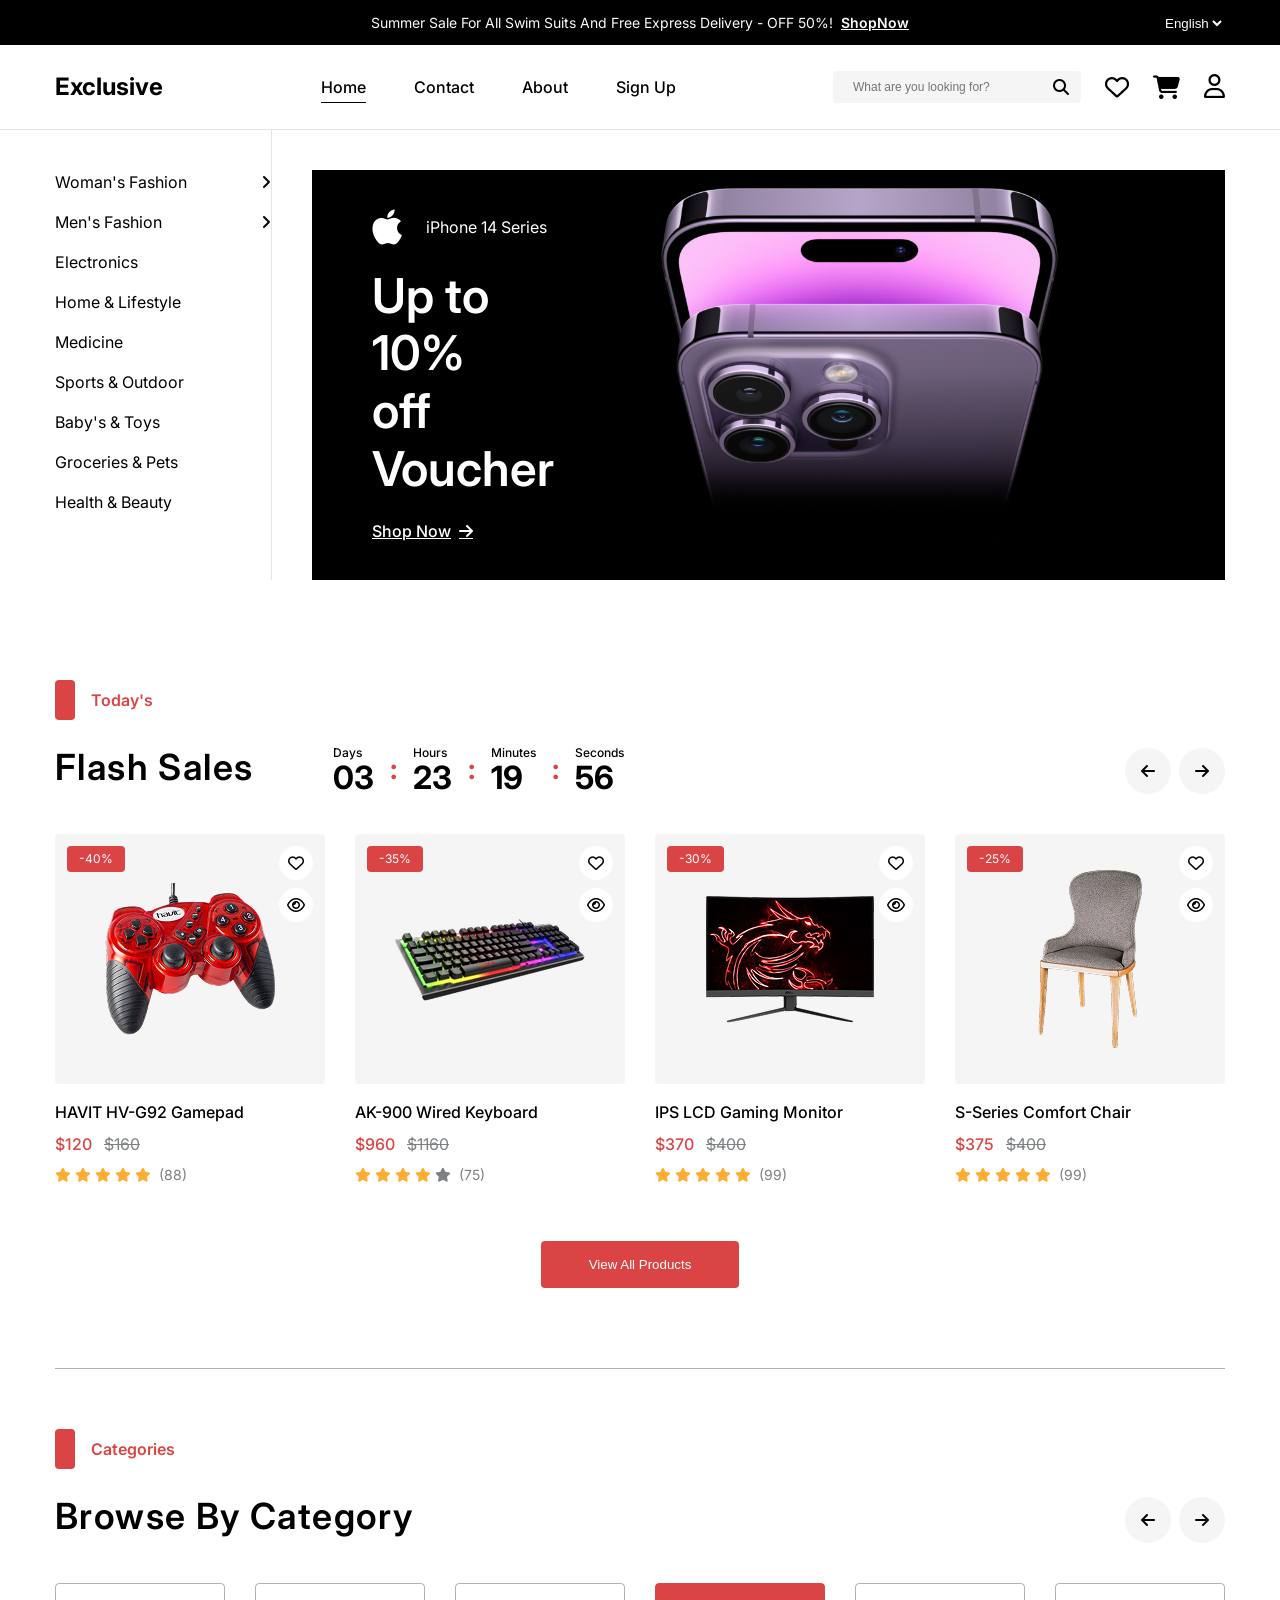
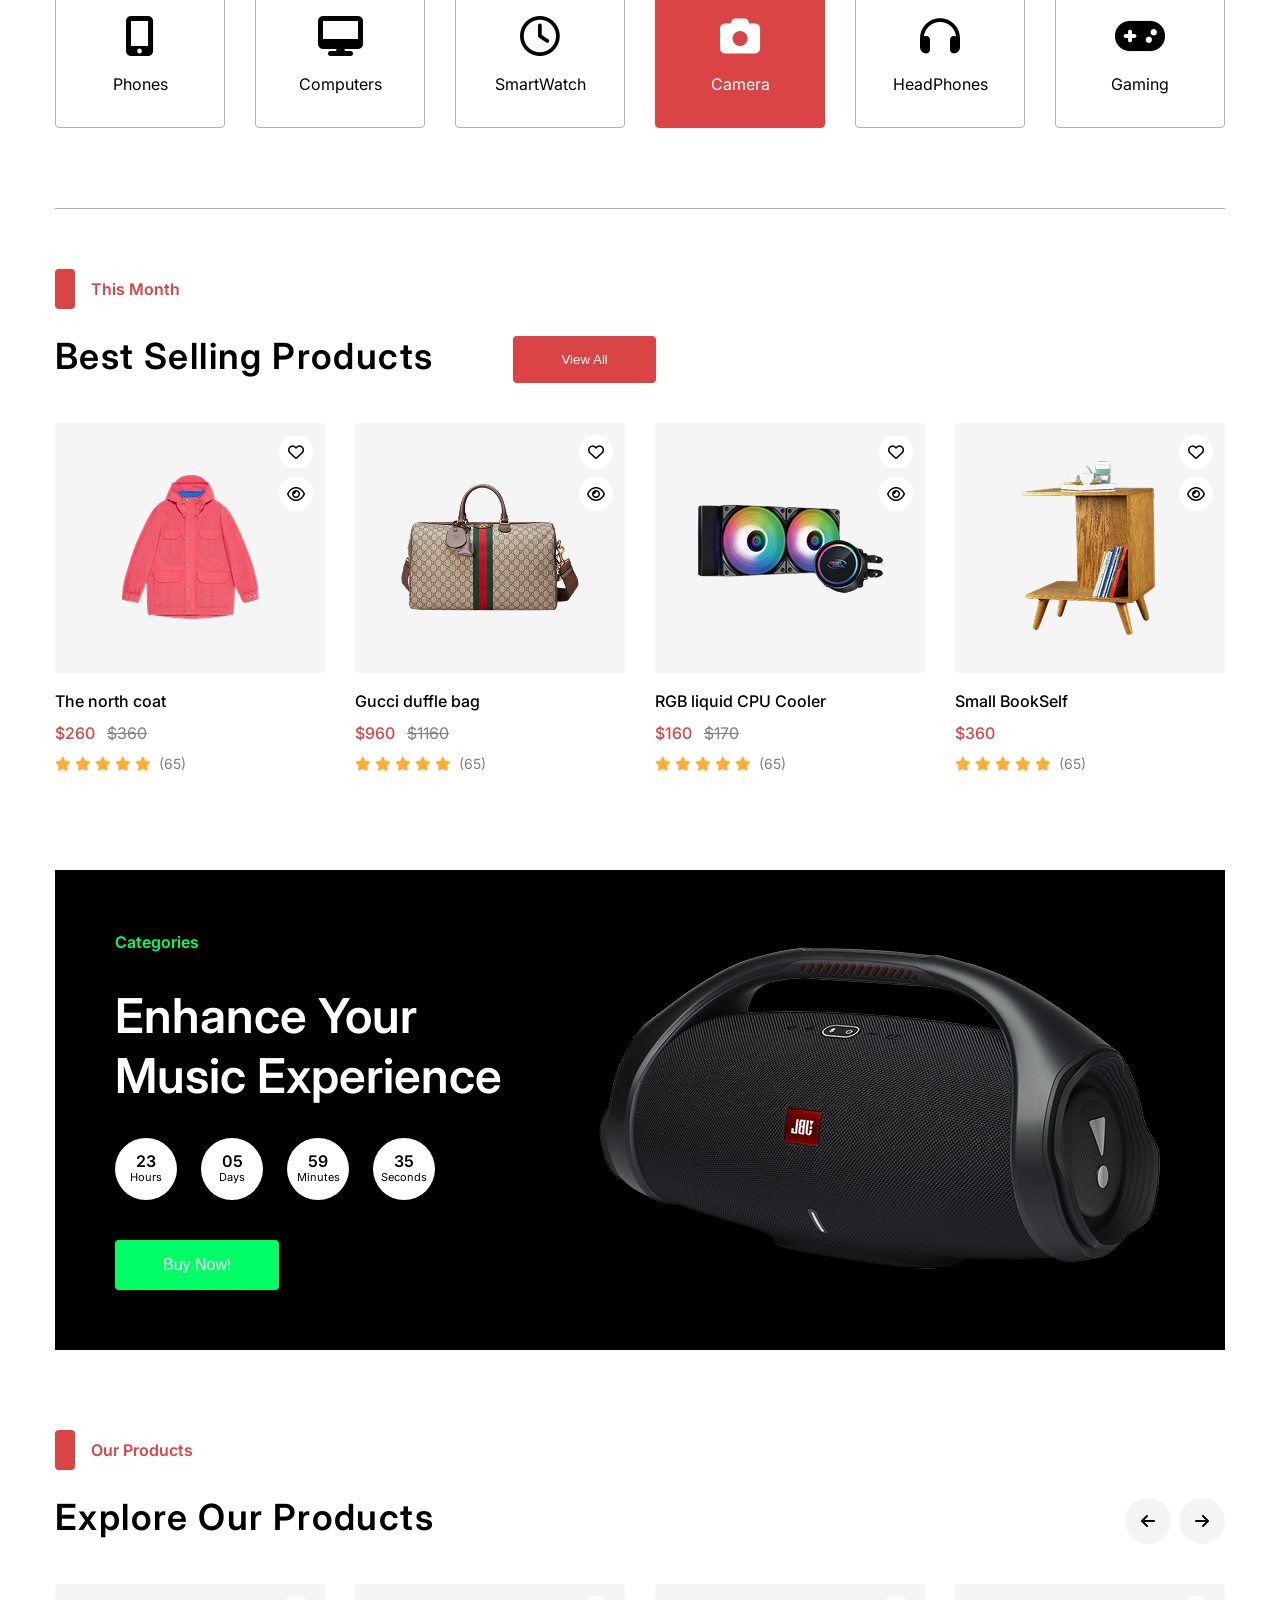
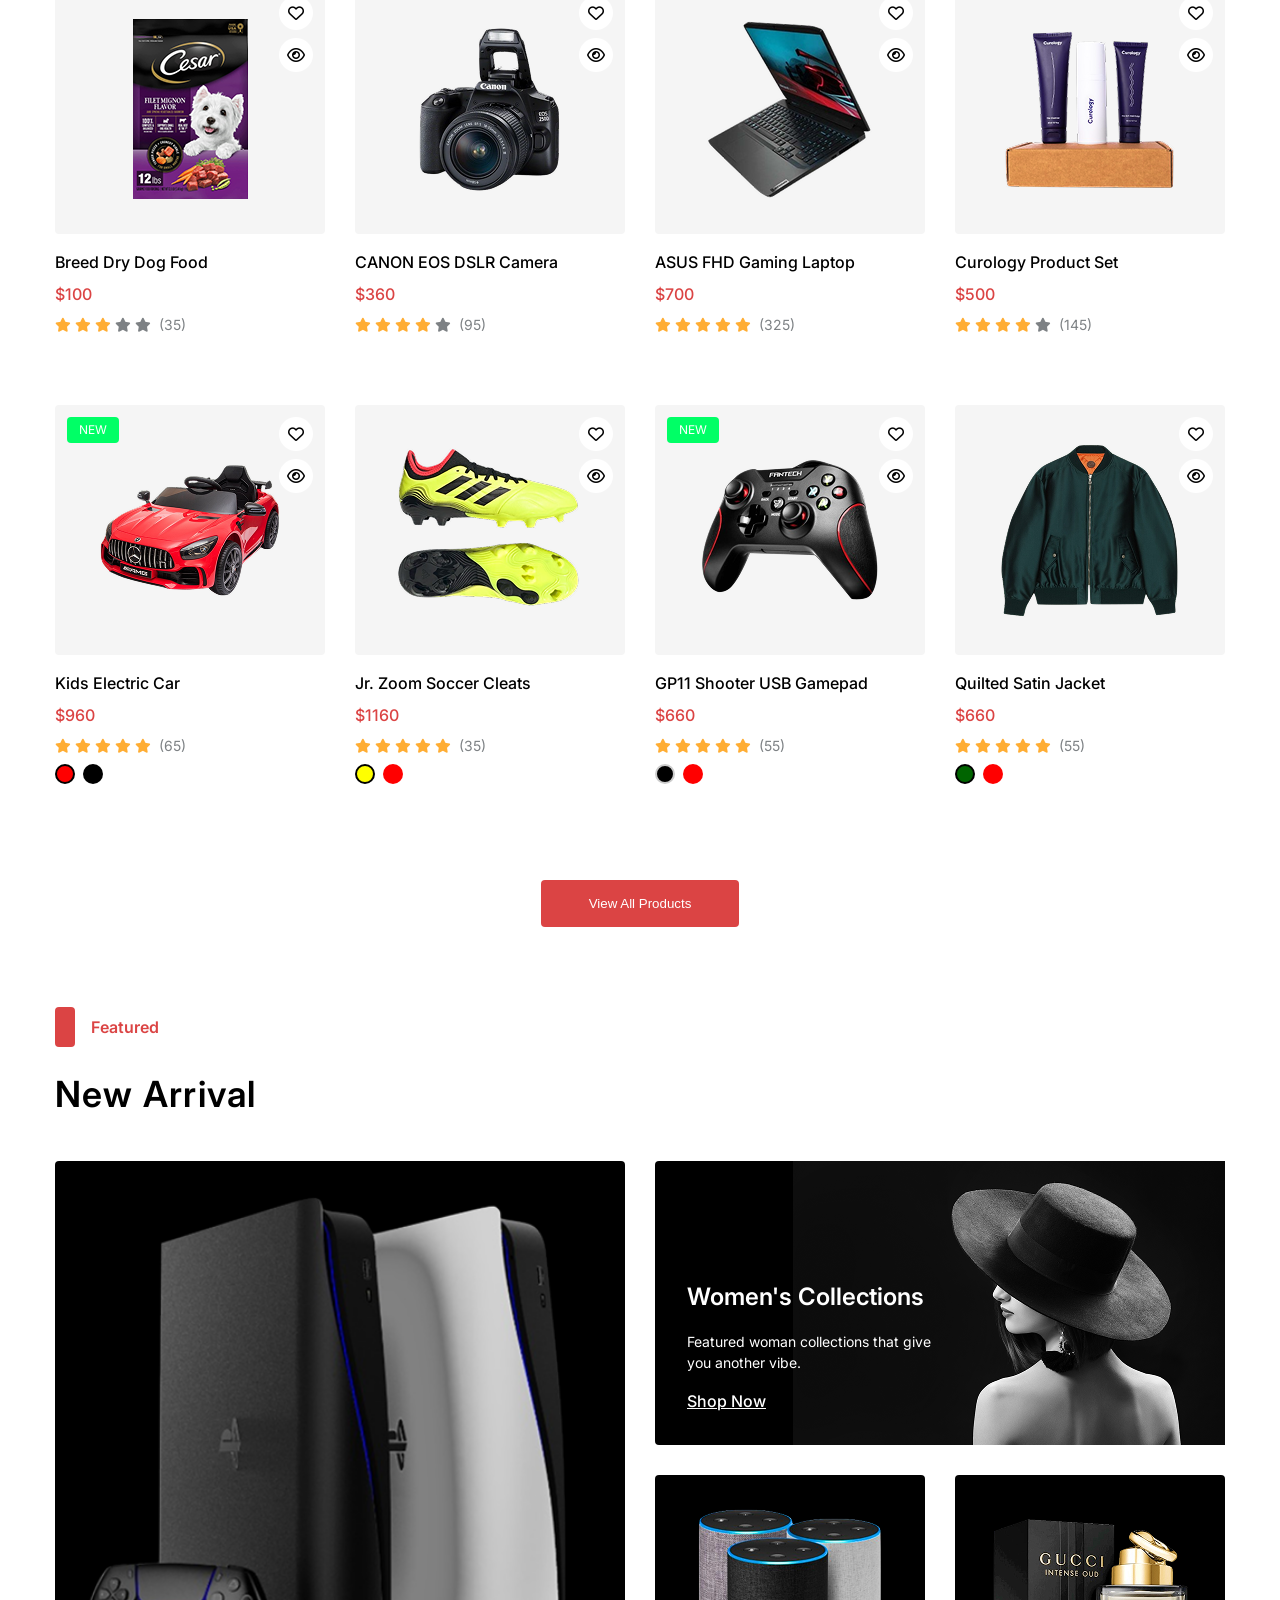
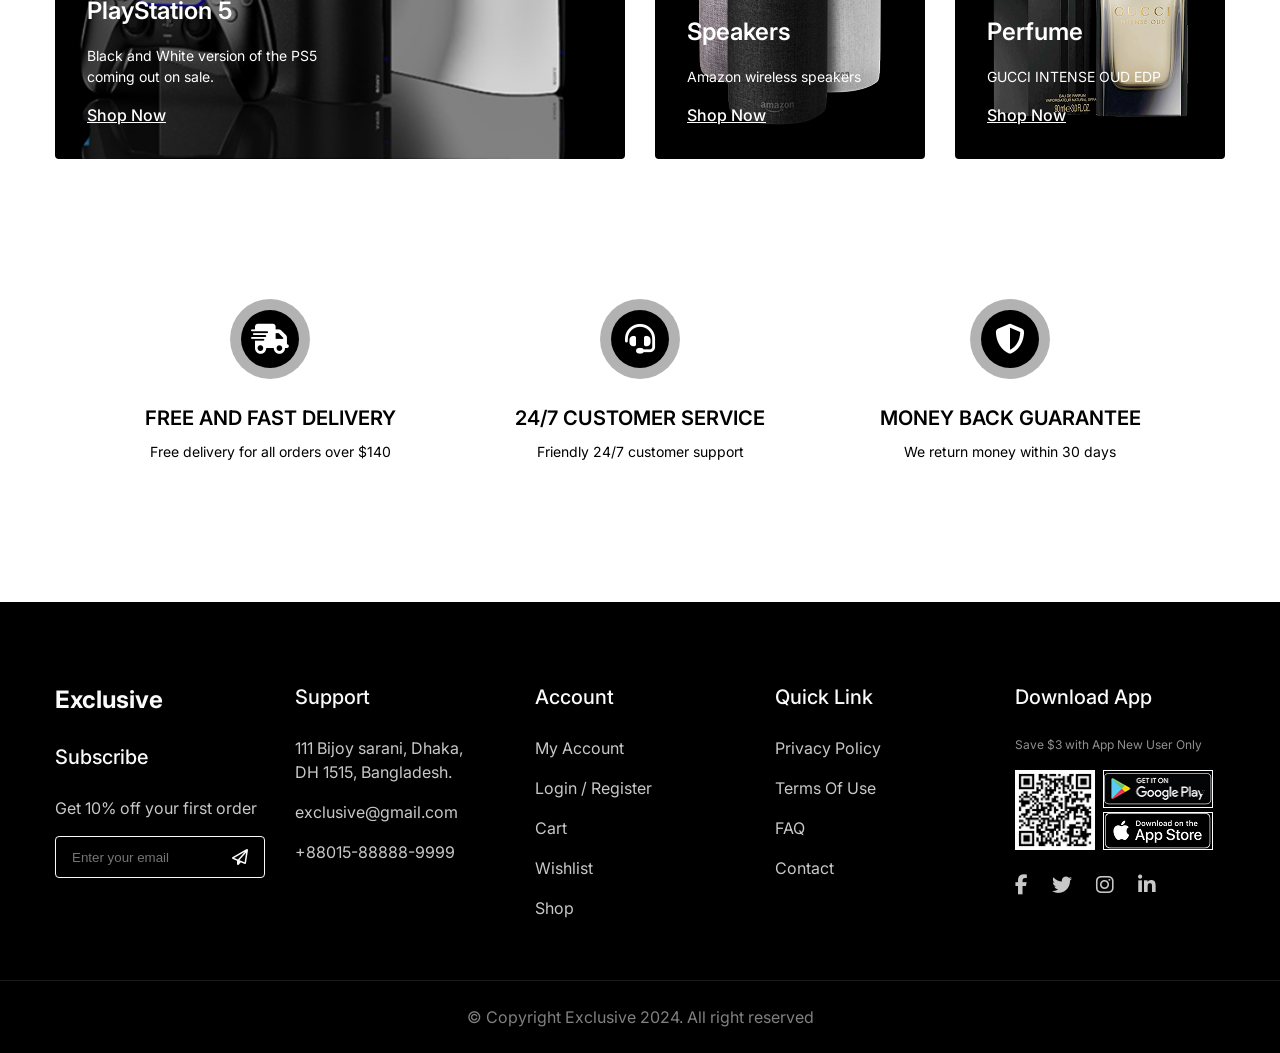
<file: index.html>
<!DOCTYPE html>
<html lang="en">
<head>
    <meta charset="UTF-8">
    <meta name="viewport" content="width=device-width, initial-scale=1.0">
    <title>Exclusive - E-Commerce Homepage</title>
    <meta name="description" content="Exclusive - your one-stop shop for electronics, fashion, and more. Shop now and get free delivery on orders over $140.">
    <meta property="og:title" content="Exclusive - E-Commerce Homepage">
    <meta property="og:description" content="Shop Exclusive for electronics, fashion, home and lifestyle products. Flash sales and free delivery on orders over $140.">
    <link rel="icon" type="image/svg+xml" href="images/favicon.svg">
    <!-- Google Fonts -->
    <!-- Font Awesome -->
    <!-- Custom CSS -->
    <link rel="stylesheet" href="css/style.css">
    <link rel="stylesheet" href="css/home.css">
</head>
<body data-page="home">

    <div id="site-header"></div>

    <main class="container">
        <!-- HERO SECTION -->
        <section class="hero-section" aria-label="Hero section">
            <div class="sidebar">
                <ul>
                    <li><a href="#">Woman's Fashion <i class="fa-solid fa-angle-right" aria-hidden="true"></i></a></li>
                    <li><a href="#">Men's Fashion <i class="fa-solid fa-angle-right" aria-hidden="true"></i></a></li>
                    <li><a href="#">Electronics</a></li>
                    <li><a href="#">Home & Lifestyle</a></li>
                    <li><a href="#">Medicine</a></li>
                    <li><a href="#">Sports & Outdoor</a></li>
                    <li><a href="#">Baby's & Toys</a></li>
                    <li><a href="#">Groceries & Pets</a></li>
                    <li><a href="#">Health & Beauty</a></li>
                </ul>
            </div>
            <div class="hero-banner">
                <div class="hero-banner-content">
                    <div class="apple-logo-text">
                        <i class="fa-brands fa-apple" aria-hidden="true"></i>
                        <span>iPhone 14 Series</span>
                    </div>
                    <h1>Up to 10%<br>off Voucher</h1>
                    <a href="#" class="shop-now-link">Shop Now <i class="fa-solid fa-arrow-right" aria-hidden="true"></i></a>
                </div>
                <div class="hero-banner-image">
                    <img src="images/iphone14.png" alt="iPhone 14">
                </div>
            </div>
        </section>

        <!-- FLASH SALES -->
        <section class="section flash-sales" aria-label="Flash sales">
            <div class="section-header">
                <div class="section-title-wrap">
                    <span class="section-tag">Today's</span>
                    <h2 class="section-title">Flash Sales</h2>
                </div>
                <div class="countdown">
                    <div class="time-box">
                        <span class="label">Days</span>
                        <span class="value">03</span>
                    </div>
                    <span class="colon">:</span>
                    <div class="time-box">
                        <span class="label">Hours</span>
                        <span class="value">23</span>
                    </div>
                    <span class="colon">:</span>
                    <div class="time-box">
                        <span class="label">Minutes</span>
                        <span class="value">19</span>
                    </div>
                    <span class="colon">:</span>
                    <div class="time-box">
                        <span class="label">Seconds</span>
                        <span class="value">56</span>
                    </div>
                </div>
                <div class="arrows">
                    <i class="fa-solid fa-arrow-left arrow-icon" aria-hidden="true"></i>
                    <i class="fa-solid fa-arrow-right arrow-icon" aria-hidden="true"></i>
                </div>
            </div>
            <div class="product-grid">
                <!-- Product 1 -->
                <div class="product-card">
                    <div class="product-image-wrap">
                        <div class="badge discount">-40%</div>
                        <img src="images/havithvg92.png" alt="Gamepad">
                        <div class="action-icons">
                            <i class="fa-regular fa-heart" aria-hidden="true"></i>
                            <i class="fa-regular fa-eye" aria-hidden="true"></i>
                        </div>
                        <button class="add-to-cart-btn">Add To Cart</button>
                    </div>
                    <div class="product-info">
                        <h3 class="product-title">HAVIT HV-G92 Gamepad</h3>
                        <div class="product-price">
                            <span class="price-current">$120</span>
                            <span class="price-old">$160</span>
                        </div>
                        <div class="product-rating" aria-label="Rating: 5 out of 5 stars, 88 reviews">
                            <i class="fa-solid fa-star text-yellow" aria-hidden="true"></i>
                            <i class="fa-solid fa-star text-yellow" aria-hidden="true"></i>
                            <i class="fa-solid fa-star text-yellow" aria-hidden="true"></i>
                            <i class="fa-solid fa-star text-yellow" aria-hidden="true"></i>
                            <i class="fa-solid fa-star text-yellow" aria-hidden="true"></i>
                            <span class="rating-count">(88)</span>
                        </div>
                    </div>
                </div>
                <!-- Product 2 -->
                <div class="product-card">
                    <div class="product-image-wrap">
                        <div class="badge discount">-35%</div>
                        <img src="images/ak-900-01-500x500 1.png" alt="Keyboard">
                        <div class="action-icons">
                            <i class="fa-regular fa-heart" aria-hidden="true"></i>
                            <i class="fa-regular fa-eye" aria-hidden="true"></i>
                        </div>
                        <button class="add-to-cart-btn" aria-label="Add To Cart AK-900 Wired Keyboard">Add To Cart</button>
                    </div>
                    <div class="product-info">
                        <h3 class="product-title">AK-900 Wired Keyboard</h3>
                        <div class="product-price">
                            <span class="price-current">$960</span>
                            <span class="price-old">$1160</span>
                        </div>
                        <div class="product-rating" aria-label="Rating: 4 out of 5 stars, 75 reviews">
                            <i class="fa-solid fa-star text-yellow" aria-hidden="true"></i>
                            <i class="fa-solid fa-star text-yellow" aria-hidden="true"></i>
                            <i class="fa-solid fa-star text-yellow" aria-hidden="true"></i>
                            <i class="fa-solid fa-star text-yellow" aria-hidden="true"></i>
                            <i class="fa-solid fa-star text-gray" aria-hidden="true"></i>
                            <span class="rating-count">(75)</span>
                        </div>
                    </div>
                </div>
                <!-- Product 3 -->
                <div class="product-card">
                    <div class="product-image-wrap">
                        <div class="badge discount">-30%</div>
                        <img src="images/g27cq4-500x500 1.png" alt="Monitor">
                        <div class="action-icons">
                            <i class="fa-regular fa-heart" aria-hidden="true"></i>
                            <i class="fa-regular fa-eye" aria-hidden="true"></i>
                        </div>
                        <button class="add-to-cart-btn">Add To Cart</button>
                    </div>
                    <div class="product-info">
                        <h3 class="product-title">IPS LCD Gaming Monitor</h3>
                        <div class="product-price">
                            <span class="price-current">$370</span>
                            <span class="price-old">$400</span>
                        </div>
                        <div class="product-rating" aria-label="Rating: 5 out of 5 stars, 99 reviews">
                            <i class="fa-solid fa-star text-yellow" aria-hidden="true"></i>
                            <i class="fa-solid fa-star text-yellow" aria-hidden="true"></i>
                            <i class="fa-solid fa-star text-yellow" aria-hidden="true"></i>
                            <i class="fa-solid fa-star text-yellow" aria-hidden="true"></i>
                            <i class="fa-solid fa-star text-yellow" aria-hidden="true"></i>
                            <span class="rating-count">(99)</span>
                        </div>
                    </div>
                </div>
                <!-- Product 4 -->
                <div class="product-card">
                    <div class="product-image-wrap">
                        <div class="badge discount">-25%</div>
                        <img src="images/chair.png" alt="Chair">
                        <div class="action-icons">
                            <i class="fa-regular fa-heart" aria-hidden="true"></i>
                            <i class="fa-regular fa-eye" aria-hidden="true"></i>
                        </div>
                        <button class="add-to-cart-btn">Add To Cart</button>
                    </div>
                    <div class="product-info">
                        <h3 class="product-title">S-Series Comfort Chair</h3>
                        <div class="product-price">
                            <span class="price-current">$375</span>
                            <span class="price-old">$400</span>
                        </div>
                        <div class="product-rating" aria-label="Rating: 5 out of 5 stars, 99 reviews">
                            <i class="fa-solid fa-star text-yellow" aria-hidden="true"></i>
                            <i class="fa-solid fa-star text-yellow" aria-hidden="true"></i>
                            <i class="fa-solid fa-star text-yellow" aria-hidden="true"></i>
                            <i class="fa-solid fa-star text-yellow" aria-hidden="true"></i>
                            <i class="fa-solid fa-star text-yellow" aria-hidden="true"></i>
                            <span class="rating-count">(99)</span>
                        </div>
                    </div>
                </div>
            </div>
            <div class="text-center mt-40">
                <button class="btn-primary">View All Products</button>
            </div>
        </section>

        <hr class="section-divider">

        <!-- CATEGORIES -->
        <section class="section categories" aria-label="Categories">
            <div class="section-header">
                <div class="section-title-wrap">
                    <span class="section-tag">Categories</span>
                    <h2 class="section-title">Browse By Category</h2>
                </div>
                <div class="arrows">
                    <i class="fa-solid fa-arrow-left arrow-icon" aria-hidden="true"></i>
                    <i class="fa-solid fa-arrow-right arrow-icon" aria-hidden="true"></i>
                </div>
            </div>
            <div class="category-grid">
                <div class="category-card">
                    <i class="fa-solid fa-mobile-screen-button" aria-hidden="true"></i>
                    <span>Phones</span>
                </div>
                <div class="category-card">
                    <i class="fa-solid fa-desktop" aria-hidden="true"></i>
                    <span>Computers</span>
                </div>
                <div class="category-card">
                    <i class="fa-regular fa-clock" aria-hidden="true"></i>
                    <span>SmartWatch</span>
                </div>
                <div class="category-card active">
                    <i class="fa-solid fa-camera" aria-hidden="true"></i>
                    <span>Camera</span>
                </div>
                <div class="category-card">
                    <i class="fa-solid fa-headphones" aria-hidden="true"></i>
                    <span>HeadPhones</span>
                </div>
                <div class="category-card">
                    <i class="fa-solid fa-gamepad" aria-hidden="true"></i>
                    <span>Gaming</span>
                </div>
            </div>
        </section>

        <hr class="section-divider">

        <!-- BEST SELLING -->
        <section class="section best-selling" aria-label="Best selling products">
            <div class="section-header">
                <div class="section-title-wrap">
                    <span class="section-tag">This Month</span>
                    <h2 class="section-title">Best Selling Products</h2>
                </div>
                <div>
                    <button class="btn-primary">View All</button>
                </div>
            </div>
            <div class="product-grid">
                <!-- Product 1 -->
                <div class="product-card">
                    <div class="product-image-wrap">
                        <img src="images/thenorthcoat.png" alt="Coat" loading="lazy">
                        <div class="action-icons">
                            <i class="fa-regular fa-heart" aria-hidden="true"></i>
                            <i class="fa-regular fa-eye" aria-hidden="true"></i>
                        </div>
                        <button class="add-to-cart-btn">Add To Cart</button>
                    </div>
                    <div class="product-info">
                        <h3 class="product-title">The north coat</h3>
                        <div class="product-price">
                            <span class="price-current">$260</span>
                            <span class="price-old">$360</span>
                        </div>
                        <div class="product-rating" aria-label="Rating: 5 out of 5 stars, 65 reviews">
                            <i class="fa-solid fa-star text-yellow" aria-hidden="true"></i>
                            <i class="fa-solid fa-star text-yellow" aria-hidden="true"></i>
                            <i class="fa-solid fa-star text-yellow" aria-hidden="true"></i>
                            <i class="fa-solid fa-star text-yellow" aria-hidden="true"></i>
                            <i class="fa-solid fa-star text-yellow" aria-hidden="true"></i>
                            <span class="rating-count">(65)</span>
                        </div>
                    </div>
                </div>
                <!-- Product 2 -->
                <div class="product-card">
                    <div class="product-image-wrap">
                        <img src="images/547953_9C2ST_8746_001_082_0000_Light-Gucci-Savoy-medium-duffle-bag 1.png" alt="Bag" loading="lazy">
                        <div class="action-icons">
                            <i class="fa-regular fa-heart" aria-hidden="true"></i>
                            <i class="fa-regular fa-eye" aria-hidden="true"></i>
                        </div>
                        <button class="add-to-cart-btn">Add To Cart</button>
                    </div>
                    <div class="product-info">
                        <h3 class="product-title">Gucci duffle bag</h3>
                        <div class="product-price">
                            <span class="price-current">$960</span>
                            <span class="price-old">$1160</span>
                        </div>
                        <div class="product-rating" aria-label="Rating: 5 out of 5 stars, 65 reviews">
                            <i class="fa-solid fa-star text-yellow" aria-hidden="true"></i>
                            <i class="fa-solid fa-star text-yellow" aria-hidden="true"></i>
                            <i class="fa-solid fa-star text-yellow" aria-hidden="true"></i>
                            <i class="fa-solid fa-star text-yellow" aria-hidden="true"></i>
                            <i class="fa-solid fa-star text-half-stroke text-yellow" aria-hidden="true"></i>
                            <span class="rating-count">(65)</span>
                        </div>
                    </div>
                </div>
                <!-- Product 3 -->
                <div class="product-card">
                    <div class="product-image-wrap">
                        <img src="images/rgbliquid.png" alt="Cooler" loading="lazy">
                        <div class="action-icons">
                            <i class="fa-regular fa-heart" aria-hidden="true"></i>
                            <i class="fa-regular fa-eye" aria-hidden="true"></i>
                        </div>
                        <button class="add-to-cart-btn">Add To Cart</button>
                    </div>
                    <div class="product-info">
                        <h3 class="product-title">RGB liquid CPU Cooler</h3>
                        <div class="product-price">
                            <span class="price-current">$160</span>
                            <span class="price-old">$170</span>
                        </div>
                        <div class="product-rating" aria-label="Rating: 5 out of 5 stars, 65 reviews">
                            <i class="fa-solid fa-star text-yellow" aria-hidden="true"></i>
                            <i class="fa-solid fa-star text-yellow" aria-hidden="true"></i>
                            <i class="fa-solid fa-star text-yellow" aria-hidden="true"></i>
                            <i class="fa-solid fa-star text-yellow" aria-hidden="true"></i>
                            <i class="fa-solid fa-star text-half-stroke text-yellow" aria-hidden="true"></i>
                            <span class="rating-count">(65)</span>
                        </div>
                    </div>
                </div>
                <!-- Product 4 -->
                <div class="product-card">
                    <div class="product-image-wrap">
                        <img src="images/smallbookshell.png" alt="BookShelf" loading="lazy">
                        <div class="action-icons">
                            <i class="fa-regular fa-heart" aria-hidden="true"></i>
                            <i class="fa-regular fa-eye" aria-hidden="true"></i>
                        </div>
                        <button class="add-to-cart-btn">Add To Cart</button>
                    </div>
                    <div class="product-info">
                        <h3 class="product-title">Small BookSelf</h3>
                        <div class="product-price">
                            <span class="price-current">$360</span>
                        </div>
                        <div class="product-rating" aria-label="Rating: 5 out of 5 stars, 65 reviews">
                            <i class="fa-solid fa-star text-yellow" aria-hidden="true"></i>
                            <i class="fa-solid fa-star text-yellow" aria-hidden="true"></i>
                            <i class="fa-solid fa-star text-yellow" aria-hidden="true"></i>
                            <i class="fa-solid fa-star text-yellow" aria-hidden="true"></i>
                            <i class="fa-solid fa-star text-yellow" aria-hidden="true"></i>
                            <span class="rating-count">(65)</span>
                        </div>
                    </div>
                </div>
            </div>
        </section>

        <!-- BANNER -->
        <section class="music-banner" aria-label="Music experience banner">
            <div class="music-banner-content">
                <span class="music-category">Categories</span>
                <h2>Enhance Your<br>Music Experience</h2>
                <div class="music-timer">
                    <div class="circle-time"><span>23</span>Hours</div>
                    <div class="circle-time"><span>05</span>Days</div>
                    <div class="circle-time"><span>59</span>Minutes</div>
                    <div class="circle-time"><span>35</span>Seconds</div>
                </div>
                <button class="btn-buy-now">Buy Now!</button>
            </div>
            <div class="music-banner-image">
                <img src="images/JBL_BOOMBOX_2_HERO_020_x1 (1) 1.png" alt="Speaker" loading="lazy">
            </div>
        </section>

        <!-- EXPLORE OUR PRODUCTS -->
        <section class="section explore-products" aria-label="Explore our products">
            <div class="section-header">
                <div class="section-title-wrap">
                    <span class="section-tag">Our Products</span>
                    <h2 class="section-title">Explore Our Products</h2>
                </div>
                <div class="arrows">
                    <i class="fa-solid fa-arrow-left arrow-icon" aria-hidden="true"></i>
                    <i class="fa-solid fa-arrow-right arrow-icon" aria-hidden="true"></i>
                </div>
            </div>
            <div class="product-grid explore-grid">
                <!-- Product 1 -->
                <div class="product-card">
                    <div class="product-image-wrap">
                        <img src="images/breeddrydogfood.png" alt="Dog Food" loading="lazy">
                        <div class="action-icons">
                            <i class="fa-regular fa-heart" aria-hidden="true"></i>
                            <i class="fa-regular fa-eye" aria-hidden="true"></i>
                        </div>
                        <button class="add-to-cart-btn">Add To Cart</button>
                    </div>
                    <div class="product-info">
                        <h3 class="product-title">Breed Dry Dog Food</h3>
                        <div class="product-price">
                            <span class="price-current">$100</span>
                        </div>
                        <div class="product-rating" aria-label="Rating: 3 out of 5 stars, 35 reviews">
                            <i class="fa-solid fa-star text-yellow" aria-hidden="true"></i>
                            <i class="fa-solid fa-star text-yellow" aria-hidden="true"></i>
                            <i class="fa-solid fa-star text-yellow" aria-hidden="true"></i>
                            <i class="fa-solid fa-star text-gray" aria-hidden="true"></i>
                            <i class="fa-solid fa-star text-gray" aria-hidden="true"></i>
                            <span class="rating-count">(35)</span>
                        </div>
                    </div>
                </div>
                <!-- Product 2 -->
                <div class="product-card">
                    <div class="product-image-wrap">
                        <img src="images/canoneos.png" alt="DSLR" loading="lazy">
                        <div class="action-icons">
                            <i class="fa-regular fa-heart" aria-hidden="true"></i>
                            <i class="fa-regular fa-eye" aria-hidden="true"></i>
                        </div>
                        <button class="add-to-cart-btn" aria-label="Add To Cart CANON EOS DSLR Camera">Add To Cart</button>
                    </div>
                    <div class="product-info">
                        <h3 class="product-title">CANON EOS DSLR Camera</h3>
                        <div class="product-price">
                            <span class="price-current">$360</span>
                        </div>
                        <div class="product-rating" aria-label="Rating: 4 out of 5 stars, 95 reviews">
                            <i class="fa-solid fa-star text-yellow" aria-hidden="true"></i>
                            <i class="fa-solid fa-star text-yellow" aria-hidden="true"></i>
                            <i class="fa-solid fa-star text-yellow" aria-hidden="true"></i>
                            <i class="fa-solid fa-star text-yellow" aria-hidden="true"></i>
                            <i class="fa-solid fa-star text-gray" aria-hidden="true"></i>
                            <span class="rating-count">(95)</span>
                        </div>
                    </div>
                </div>
                <!-- Product 3 -->
                <div class="product-card">
                    <div class="product-image-wrap">
                        <img src="images/ideapad-gaming-3i-01-500x500 1.png" alt="Laptop" loading="lazy">
                        <div class="action-icons">
                            <i class="fa-regular fa-heart" aria-hidden="true"></i>
                            <i class="fa-regular fa-eye" aria-hidden="true"></i>
                        </div>
                        <button class="add-to-cart-btn">Add To Cart</button>
                    </div>
                    <div class="product-info">
                        <h3 class="product-title">ASUS FHD Gaming Laptop</h3>
                        <div class="product-price">
                            <span class="price-current">$700</span>
                        </div>
                        <div class="product-rating" aria-label="Rating: 5 out of 5 stars, 325 reviews">
                            <i class="fa-solid fa-star text-yellow" aria-hidden="true"></i>
                            <i class="fa-solid fa-star text-yellow" aria-hidden="true"></i>
                            <i class="fa-solid fa-star text-yellow" aria-hidden="true"></i>
                            <i class="fa-solid fa-star text-yellow" aria-hidden="true"></i>
                            <i class="fa-solid fa-star text-yellow" aria-hidden="true"></i>
                            <span class="rating-count">(325)</span>
                        </div>
                    </div>
                </div>
                <!-- Product 4 -->
                <div class="product-card">
                    <div class="product-image-wrap">
                        <img src="images/curology.png" alt="Curology" loading="lazy">
                        <div class="action-icons">
                            <i class="fa-regular fa-heart" aria-hidden="true"></i>
                            <i class="fa-regular fa-eye" aria-hidden="true"></i>
                        </div>
                        <button class="add-to-cart-btn">Add To Cart</button>
                    </div>
                    <div class="product-info">
                        <h3 class="product-title">Curology Product Set</h3>
                        <div class="product-price">
                            <span class="price-current">$500</span>
                        </div>
                        <div class="product-rating" aria-label="Rating: 4 out of 5 stars, 145 reviews">
                            <i class="fa-solid fa-star text-yellow" aria-hidden="true"></i>
                            <i class="fa-solid fa-star text-yellow" aria-hidden="true"></i>
                            <i class="fa-solid fa-star text-yellow" aria-hidden="true"></i>
                            <i class="fa-solid fa-star text-yellow" aria-hidden="true"></i>
                            <i class="fa-solid fa-star text-gray" aria-hidden="true"></i>
                            <span class="rating-count">(145)</span>
                        </div>
                    </div>
                </div>
                <!-- Product 5 -->
                <div class="product-card">
                    <div class="product-image-wrap">
                        <div class="badge new-badge">NEW</div>
                        <img src="images/New-Mercedes-Benz-Gtr-Licensed-Ride-on-Car-Kids-Electric-Toy-Car 1.png" alt="Car" loading="lazy">
                        <div class="action-icons">
                            <i class="fa-regular fa-heart" aria-hidden="true"></i>
                            <i class="fa-regular fa-eye" aria-hidden="true"></i>
                        </div>
                        <button class="add-to-cart-btn">Add To Cart</button>
                    </div>
                    <div class="product-info">
                        <h3 class="product-title">Kids Electric Car</h3>
                        <div class="product-price">
                            <span class="price-current">$960</span>
                        </div>
                        <div class="product-rating" aria-label="Rating: 5 out of 5 stars, 65 reviews">
                            <i class="fa-solid fa-star text-yellow" aria-hidden="true"></i>
                            <i class="fa-solid fa-star text-yellow" aria-hidden="true"></i>
                            <i class="fa-solid fa-star text-yellow" aria-hidden="true"></i>
                            <i class="fa-solid fa-star text-yellow" aria-hidden="true"></i>
                            <i class="fa-solid fa-star text-yellow" aria-hidden="true"></i>
                            <span class="rating-count">(65)</span>
                        </div>
                        <div class="color-options">
                            <span class="color-circle" style="background: red; border: 2px solid black;"></span>
                            <span class="color-circle" style="background: black;"></span>
                        </div>
                    </div>
                </div>
                <!-- Product 6 -->
                <div class="product-card">
                    <div class="product-image-wrap">
                        <img src="images/jrzoomsoccer.png" alt="Cleats" loading="lazy">
                        <div class="action-icons">
                            <i class="fa-regular fa-heart" aria-hidden="true"></i>
                            <i class="fa-regular fa-eye" aria-hidden="true"></i>
                        </div>
                        <button class="add-to-cart-btn">Add To Cart</button>
                    </div>
                    <div class="product-info">
                        <h3 class="product-title">Jr. Zoom Soccer Cleats</h3>
                        <div class="product-price">
                            <span class="price-current">$1160</span>
                        </div>
                        <div class="product-rating" aria-label="Rating: 5 out of 5 stars, 35 reviews">
                            <i class="fa-solid fa-star text-yellow" aria-hidden="true"></i>
                            <i class="fa-solid fa-star text-yellow" aria-hidden="true"></i>
                            <i class="fa-solid fa-star text-yellow" aria-hidden="true"></i>
                            <i class="fa-solid fa-star text-yellow" aria-hidden="true"></i>
                            <i class="fa-solid fa-star text-yellow" aria-hidden="true"></i>
                            <span class="rating-count">(35)</span>
                        </div>
                        <div class="color-options">
                            <span class="color-circle" style="background: yellow; border: 2px solid black;"></span>
                            <span class="color-circle" style="background: red;"></span>
                        </div>
                    </div>
                </div>
                <!-- Product 7 -->
                <div class="product-card">
                    
                    <div class="product-image-wrap">
                        <div class="badge new-badge">NEW</div>
                        <img src="images/GP11_PRD3 1.png" alt="Gamepad" loading="lazy">
                        <div class="action-icons">
                            <i class="fa-regular fa-heart" aria-hidden="true"></i>
                            <i class="fa-regular fa-eye" aria-hidden="true"></i>
                        </div>
                        <button class="add-to-cart-btn">Add To Cart</button>
                    </div>
                    <div class="product-info">
                        <h3 class="product-title">GP11 Shooter USB Gamepad</h3>
                        <div class="product-price">
                            <span class="price-current">$660</span>
                        </div>
                        <div class="product-rating" aria-label="Rating: 5 out of 5 stars, 55 reviews">
                            <i class="fa-solid fa-star text-yellow" aria-hidden="true"></i>
                            <i class="fa-solid fa-star text-yellow" aria-hidden="true"></i>
                            <i class="fa-solid fa-star text-yellow" aria-hidden="true"></i>
                            <i class="fa-solid fa-star text-yellow" aria-hidden="true"></i>
                            <i class="fa-solid fa-star text-yellow" aria-hidden="true"></i>
                            <span class="rating-count">(55)</span>
                        </div>
                        <div class="color-options">
                            <span class="color-circle" style="background: black; border: 2px solid #ccc;"></span>
                            <span class="color-circle" style="background: red;"></span>
                        </div>
                    </div>
                    
                </div>
                <!-- Product 8 -->
                <div class="product-card">
                    <div class="product-image-wrap">
                        <img src="images/quittedsatinjacket.png" alt="Jacket" loading="lazy">
                        <div class="action-icons">
                            <i class="fa-regular fa-heart" aria-hidden="true"></i>
                            <i class="fa-regular fa-eye" aria-hidden="true"></i>
                        </div>
                        <button class="add-to-cart-btn">Add To Cart</button>
                    </div>
                    <div class="product-info">
                        <h3 class="product-title">Quilted Satin Jacket</h3>
                        <div class="product-price">
                            <span class="price-current">$660</span>
                        </div>
                        <div class="product-rating" aria-label="Rating: 5 out of 5 stars, 55 reviews">
                            <i class="fa-solid fa-star text-yellow" aria-hidden="true"></i>
                            <i class="fa-solid fa-star text-yellow" aria-hidden="true"></i>
                            <i class="fa-solid fa-star text-yellow" aria-hidden="true"></i>
                            <i class="fa-solid fa-star text-yellow" aria-hidden="true"></i>
                            <i class="fa-solid fa-star text-yellow" aria-hidden="true"></i>
                            <span class="rating-count">(55)</span>
                        </div>
                        <div class="color-options">
                            <span class="color-circle" style="background: darkgreen; border: 2px solid black;"></span>
                            <span class="color-circle" style="background: red;"></span>
                        </div>
                    </div>
                </div>
            </div>
            <div class="text-center mt-40">
                <button class="btn-primary">View All Products</button>
            </div>
        </section>

        <!-- NEW ARRIVAL -->
        <section class="section new-arrival" aria-label="New arrivals">
            <div class="section-header">
                <div class="section-title-wrap">
                    <span class="section-tag">Featured</span>
                    <h2 class="section-title">New Arrival</h2>
                </div>
            </div>
            <div class="new-arrival-grid">
                <div class="na-large">
                    <img src="images/playstation5.png" alt="PS5" loading="lazy">
                    <div class="na-content">
                        <h3>PlayStation 5</h3>
                        <p>Black and White version of the PS5 coming out on sale.</p>
                        <a href="#">Shop Now</a>
                    </div>
                </div>
                <div class="na-small-container">
                    <div class="na-wide">
                        <img src="images/attractive-woman-wearing-hat-posing-black-background 1.png" alt="Women's Collections" loading="lazy">
                        <div class="na-content">
                            <h3>Women's Collections</h3>
                            <p>Featured woman collections that give you another vibe.</p>
                            <a href="#">Shop Now</a>
                        </div>
                    </div>
                    <div class="na-split">
                        <div class="na-box">
                            <img src="images/69-694768_amazon-echo-png-clipart-transparent-amazon-echo-png 1.png" alt="Speakers" loading="lazy">
                            <div class="na-content">
                                <h3>Speakers</h3>
                                <p>Amazon wireless speakers</p>
                                <a href="#">Shop Now</a>
                            </div>
                        </div>
                        <div class="na-box">
                            <img src="images/652e82cd70aa6522dd785109a455904c.png" alt="Perfume" loading="lazy">
                            <div class="na-content">
                                <h3>Perfume</h3>
                                <p>GUCCI INTENSE OUD EDP</p>
                                <a href="#">Shop Now</a>
                            </div>
                        </div>
                    </div>
                </div>
            </div>
        </section>

        <!-- FEATURES -->
        <section class="features-section">
            <div class="feature-item">
                <div class="feature-icon-outer">
                    <div class="feature-icon-inner"><i class="fa-solid fa-truck-fast" aria-hidden="true"></i></div>
                </div>
                <h3>FREE AND FAST DELIVERY</h3>
                <p>Free delivery for all orders over $140</p>
            </div>
            <div class="feature-item">
                <div class="feature-icon-outer">
                    <div class="feature-icon-inner"><i class="fa-solid fa-headset" aria-hidden="true"></i></div>
                </div>
                <h3>24/7 CUSTOMER SERVICE</h3>
                <p>Friendly 24/7 customer support</p>
            </div>
            <div class="feature-item">
                <div class="feature-icon-outer">
                    <div class="feature-icon-inner"><i class="fa-solid fa-shield-halved" aria-hidden="true"></i></div>
                </div>
                <h3>MONEY BACK GUARANTEE</h3>
                <p>We return money within 30 days</p>
            </div>
        </section>
    </main>

    <div id="site-footer"></div>
    <script src="assets/global.js"></script>
</body>
</html>
</file>
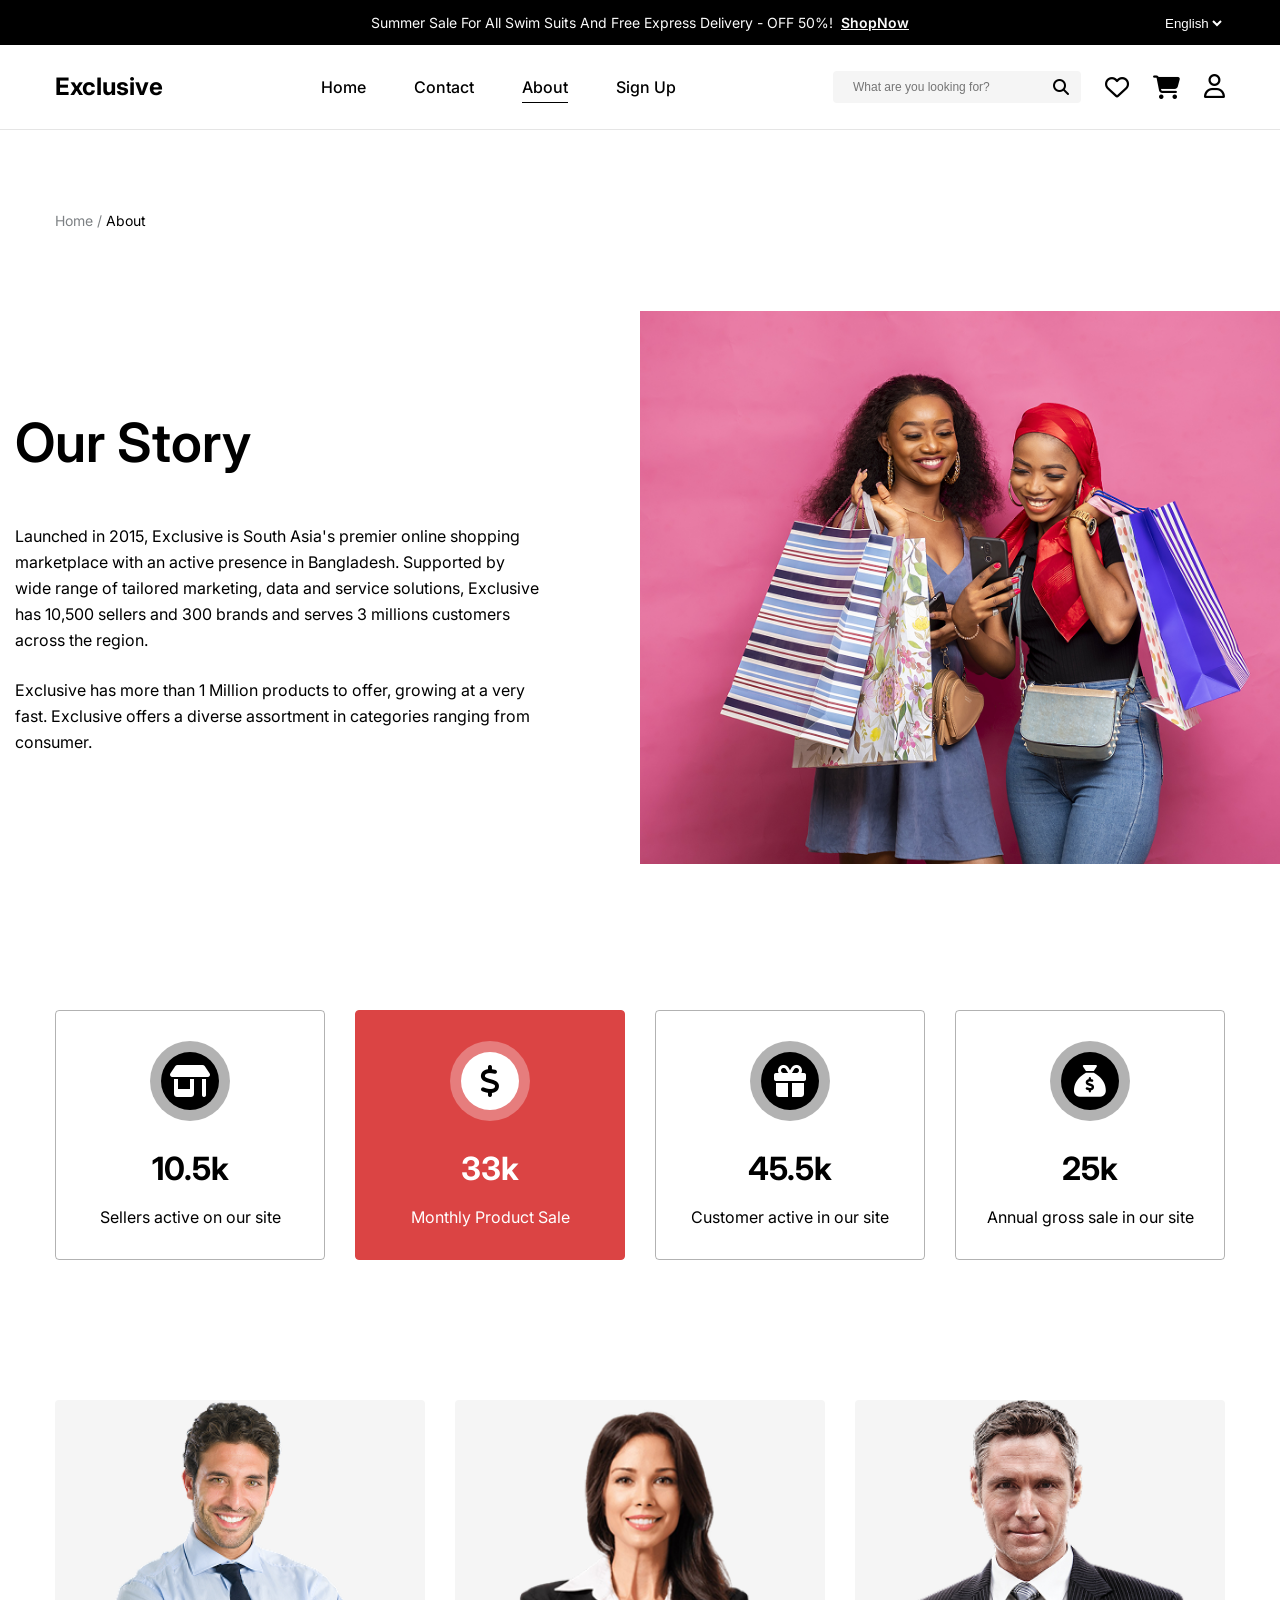
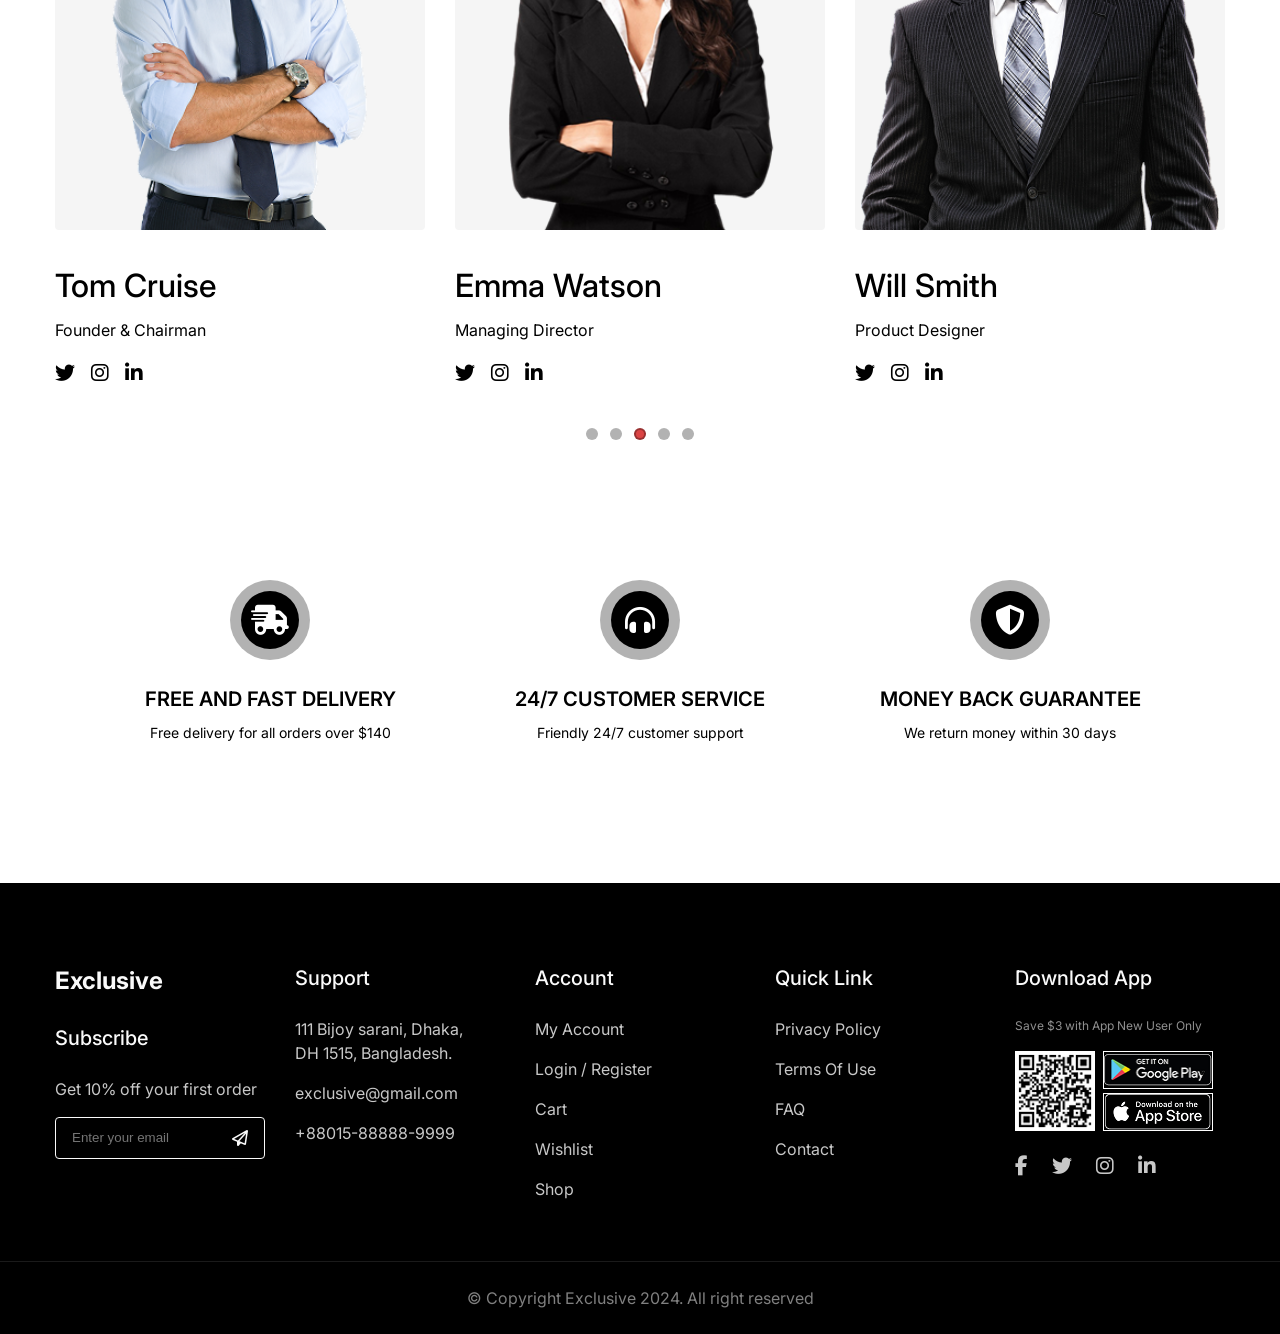
<file: pages/about.html>
﻿<!DOCTYPE html>
<html lang="en">
<head>
    <meta charset="UTF-8">
    <meta name="viewport" content="width=device-width, initial-scale=1.0">
    <title>About - Exclusive</title>
    <meta name="description" content="Learn about Exclusive, South Asia's premier online shopping marketplace with an active presence in Bangladesh.">
    <meta property="og:title" content="About - Exclusive">
    <meta property="og:description" content="Learn about Exclusive, South Asia's premier online shopping marketplace.">
    <link rel="icon" type="image/svg+xml" href="../images/favicon.svg">
    <link rel="stylesheet" href="../css/style.css">
    <link rel="stylesheet" href="../css/about.css">
</head>
<body data-page="about">
    <div id="site-header"></div>

    <main class="mt-80 mb-140">
        <div class="container">
            <div class="breadcrumb">
                <a href="../index.html">Home</a> / <span>About</span>
            </div>
        </div>

        <!-- OUR STORY -->
        <section class="our-story mt-40" aria-labelledby="our-story-heading">
            <div class="container story-container">
                <div class="story-content">
                    <h2 id="our-story-heading">Our Story</h2>
                    <p>Launched in 2015, Exclusive is South Asia's premier online shopping marketplace with an active presence in Bangladesh. Supported by wide range of tailored marketing, data and service solutions, Exclusive has 10,500 sellers and 300 brands and serves 3 millions customers across the region.</p>
                    <p>Exclusive has more than 1 Million products to offer, growing at a very fast. Exclusive offers a diverse assortment in categories ranging from consumer.</p>
                </div>
                <div class="story-image">
                    <img src="../images/portrait-two-african-females-holding-shopping-bags-while-reacting-something-their-smartphone 1.png" alt="Two women shopping with bags" loading="lazy">
                </div>
            </div>
        </section>

        <!-- STATS -->
        <section class="container stats-section mt-140" aria-label="Statistics">
            <div class="stat-box">
                <div class="stat-icon-wrap">
                    <div class="stat-icon-inner"><i class="fa-solid fa-shop" aria-hidden="true"></i></div>
                </div>
                <h3>10.5k</h3>
                <p>Sellers active on our site</p>
            </div>
            
            <div class="stat-box active">
                <div class="stat-icon-wrap">
                    <div class="stat-icon-inner"><i class="fa-solid fa-dollar-sign" aria-hidden="true"></i></div>
                </div>
                <h3>33k</h3>
                <p>Monthly Product Sale</p>
            </div>

            <div class="stat-box">
                <div class="stat-icon-wrap">
                    <div class="stat-icon-inner"><i class="fa-solid fa-gift" aria-hidden="true"></i></div>
                </div>
                <h3>45.5k</h3>
                <p>Customer active in our site</p>
            </div>

            <div class="stat-box">
                <div class="stat-icon-wrap">
                    <div class="stat-icon-inner"><i class="fa-solid fa-sack-dollar" aria-hidden="true"></i></div>
                </div>
                <h3>25k</h3>
                <p>Annual gross sale in our site</p>
            </div>
        </section>

        <!-- TEAM -->
        <section class="container team-section mt-140" aria-label="Team members">
            <div class="team-grid">
                <!-- Team 1 -->
                <div class="team-card">
                    <div class="team-img">
                        <img src="../images/tom.png" alt="Tom Cruise" loading="lazy">
                    </div>
                    <div class="team-info">
                        <h3>Tom Cruise</h3>
                        <p>Founder & Chairman</p>
                        <div class="team-socials">
                            <a href="#" aria-label="Tom Cruise on Twitter"><i class="fa-brands fa-twitter" aria-hidden="true"></i></a>
                            <a href="#" aria-label="Tom Cruise on Instagram"><i class="fa-brands fa-instagram" aria-hidden="true"></i></a>
                            <a href="#" aria-label="Tom Cruise on LinkedIn"><i class="fa-brands fa-linkedin-in" aria-hidden="true"></i></a>
                        </div>
                    </div>
                </div>

                <!-- Team 2 -->
                <div class="team-card">
                    <div class="team-img">
                        <img src="../images/emma.png" alt="Emma Watson" loading="lazy">
                    </div>
                    <div class="team-info">
                        <h3>Emma Watson</h3>
                        <p>Managing Director</p>
                        <div class="team-socials">
                            <a href="#" aria-label="Emma Watson on Twitter"><i class="fa-brands fa-twitter" aria-hidden="true"></i></a>
                            <a href="#" aria-label="Emma Watson on Instagram"><i class="fa-brands fa-instagram" aria-hidden="true"></i></a>
                            <a href="#" aria-label="Emma Watson on LinkedIn"><i class="fa-brands fa-linkedin-in" aria-hidden="true"></i></a>
                        </div>
                    </div>
                </div>

                <!-- Team 3 -->
                <div class="team-card">
                    <div class="team-img">
                        <img src="../images/willsmith.png" alt="Will Smith" loading="lazy">
                    </div>
                    <div class="team-info">
                        <h3>Will Smith</h3>
                        <p>Product Designer</p>
                        <div class="team-socials">
                            <a href="#" aria-label="Will Smith on Twitter"><i class="fa-brands fa-twitter" aria-hidden="true"></i></a>
                            <a href="#" aria-label="Will Smith on Instagram"><i class="fa-brands fa-instagram" aria-hidden="true"></i></a>
                            <a href="#" aria-label="Will Smith on LinkedIn"><i class="fa-brands fa-linkedin-in" aria-hidden="true"></i></a>
                        </div>
                    </div>
                </div>
            </div>
            <div class="carousel-dots" role="tablist" aria-label="Team carousel">
                <span class="dot" role="tab" aria-label="Slide 1"></span>
                <span class="dot" role="tab" aria-label="Slide 2"></span>
                <span class="dot active" role="tab" aria-selected="true" aria-label="Slide 3"></span>
                <span class="dot" role="tab" aria-label="Slide 4"></span>
                <span class="dot" role="tab" aria-label="Slide 5"></span>
            </div>
        </section>

        <!-- FEATURES -->
        <section class="container features-section mt-140" aria-label="Features">
            <div class="feature-item">
                <div class="feature-icon-outer">
                    <div class="feature-icon-inner"><i class="fa-solid fa-truck-fast" aria-hidden="true"></i></div>
                </div>
                <h3>FREE AND FAST DELIVERY</h3>
                <p>Free delivery for all orders over $140</p>
            </div>
            
            <div class="feature-item">
                <div class="feature-icon-outer">
                    <div class="feature-icon-inner"><i class="fa-solid fa-headphones-simple" aria-hidden="true"></i></div>
                </div>
                <h3>24/7 CUSTOMER SERVICE</h3>
                <p>Friendly 24/7 customer support</p>
            </div>
            
            <div class="feature-item">
                <div class="feature-icon-outer">
                    <div class="feature-icon-inner"><i class="fa-solid fa-shield-halved" aria-hidden="true"></i></div>
                </div>
                <h3>MONEY BACK GUARANTEE</h3>
                <p>We return money within 30 days</p>
            </div>
        </section>

    </main>

    <div id="site-footer"></div>
    <script src="../assets/global.js"></script>
</body>
</html>
</file>
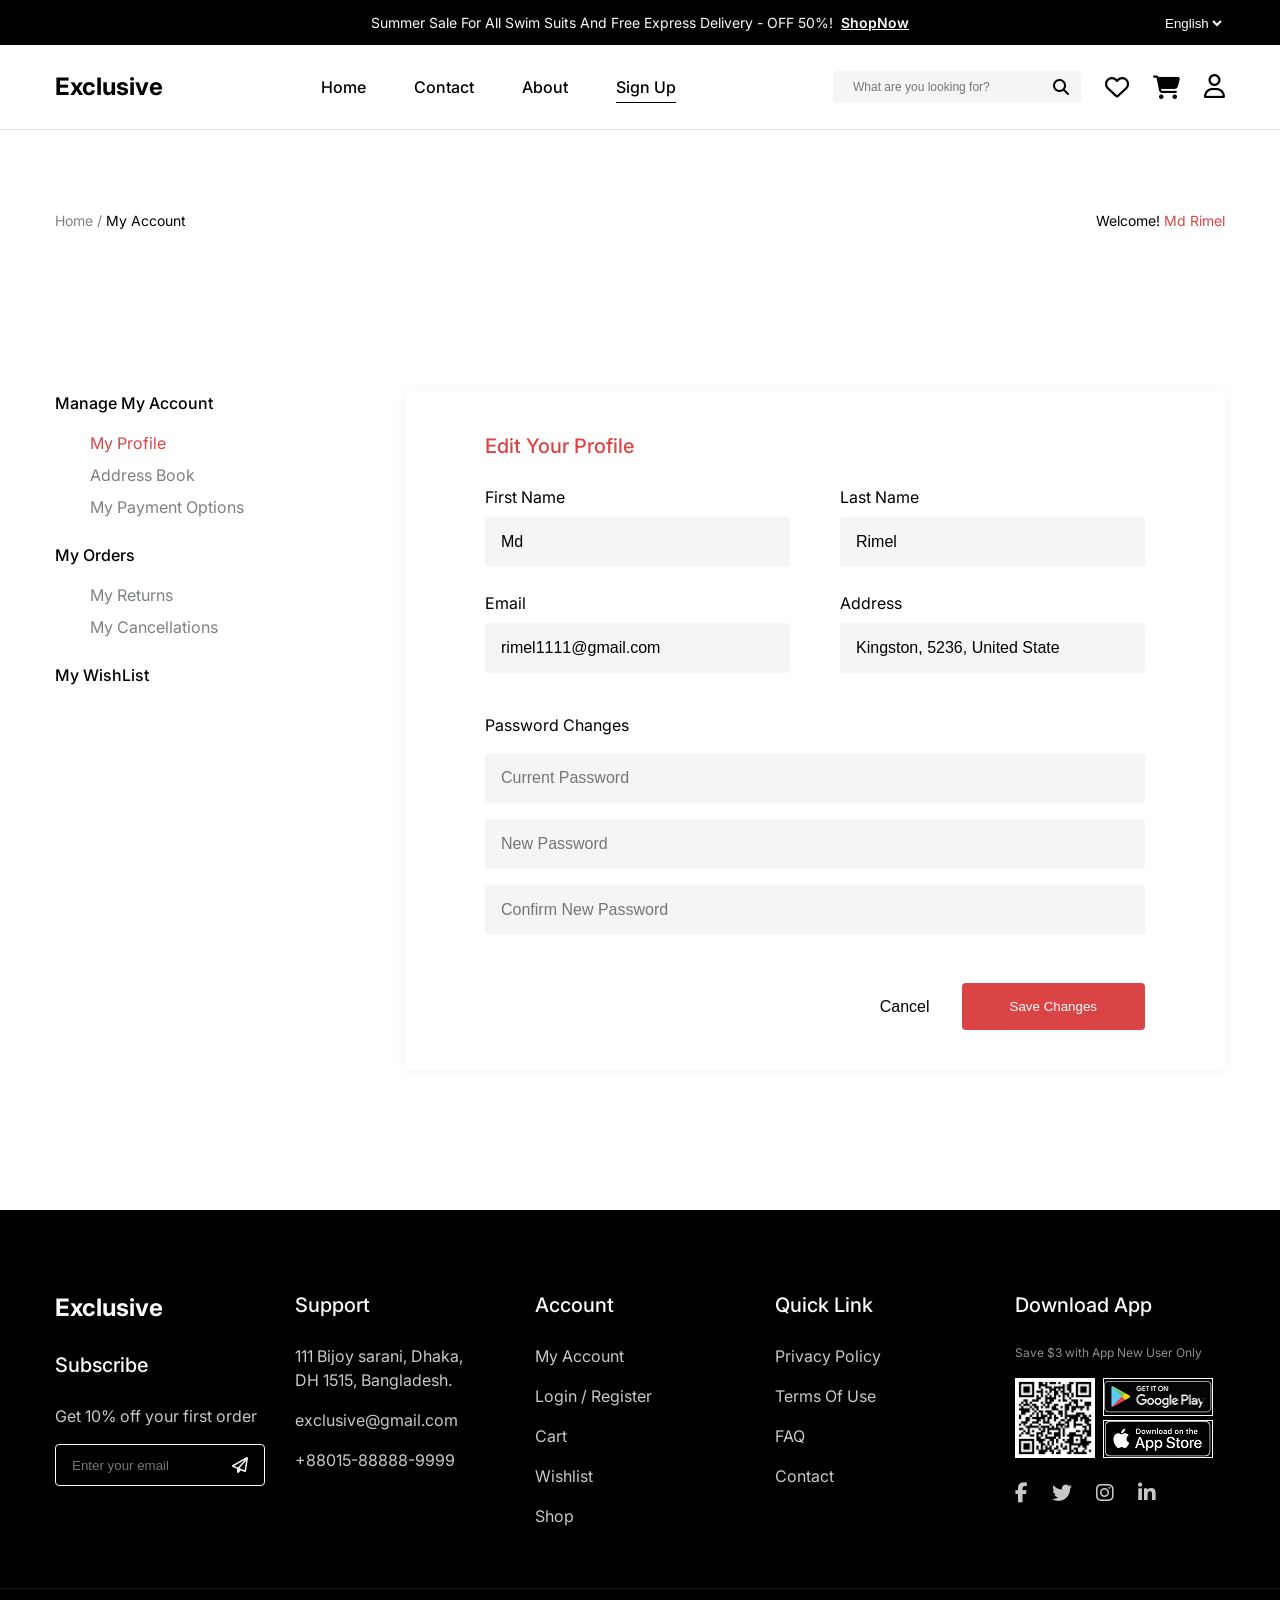
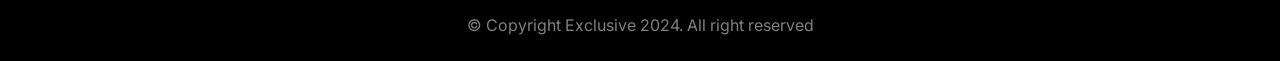
<file: pages/account.html>
﻿<!DOCTYPE html>
<html lang="en">
<head>
    <meta charset="UTF-8">
    <meta name="viewport" content="width=device-width, initial-scale=1.0">
    <title>My Account - Exclusive</title>
    <meta name="description" content="Manage your account profile, orders, and settings at Exclusive.">
    <meta property="og:title" content="My Account - Exclusive">
    <meta property="og:description" content="Manage your account profile, orders, and settings at Exclusive.">
    <link rel="icon" type="image/svg+xml" href="../images/favicon.svg">
    <link rel="stylesheet" href="../css/style.css">
    <link rel="stylesheet" href="../css/account.css">
</head>
<body data-page="signup">
    <div id="site-header"></div>

    <main class="container mt-80 mb-140">
        <!-- TOP ROW -->
        <div class="account-top">
            <div class="breadcrumb">
                <a href="../index.html">Home</a> / <span>My Account</span>
            </div>
            <div class="welcome-text">
                Welcome! <span>Md Rimel</span>
            </div>
        </div>

        <div class="account-layout">
            <!-- SIDEBAR -->
            <aside class="account-sidebar" aria-label="Account navigation">
                <div class="sidebar-group">
                    <h3>Manage My Account</h3>
                    <ul>
                        <li><a href="#" class="active">My Profile</a></li>
                        <li><a href="#">Address Book</a></li>
                        <li><a href="#">My Payment Options</a></li>
                    </ul>
                </div>
                <div class="sidebar-group">
                    <h3>My Orders</h3>
                    <ul>
                        <li><a href="#">My Returns</a></li>
                        <li><a href="#">My Cancellations</a></li>
                    </ul>
                </div>
                <div class="sidebar-group">
                    <h3><a href="wishlist.html">My WishList</a></h3>
                </div>
            </aside>

            <!-- CONTENT -->
            <div class="account-content">
                <h2 class="edit-title">Edit Your Profile</h2>

                <form class="profile-form">
                    <div class="form-row">
                        <div class="form-group">
                            <label for="first-name">First Name</label>
                            <input type="text" id="first-name" value="Md">
                        </div>
                        <div class="form-group">
                            <label for="last-name">Last Name</label>
                            <input type="text" id="last-name" value="Rimel">
                        </div>
                    </div>
                    
                    <div class="form-row">
                        <div class="form-group">
                            <label for="email">Email</label>
                            <input type="email" id="email" value="rimel1111@gmail.com">
                        </div>
                        <div class="form-group">
                            <label for="address">Address</label>
                            <input type="text" id="address" value="Kingston, 5236, United State">
                        </div>
                    </div>

                    <div class="password-changes">
                        <label for="current-password">Password Changes</label>
                        <input type="password" id="current-password" placeholder="Current Password">
                        <input type="password" placeholder="New Password">
                        <input type="password" placeholder="Confirm New Password">
                    </div>

                    <div class="form-actions">
                        <button type="button" class="btn-cancel">Cancel</button>
                        <button type="submit" class="btn-primary">Save Changes</button>
                    </div>
                </form>
            </div>
        </div>
    </main>

    <div id="site-footer"></div>
    <script src="../assets/global.js"></script>
</body>
</html>
</file>
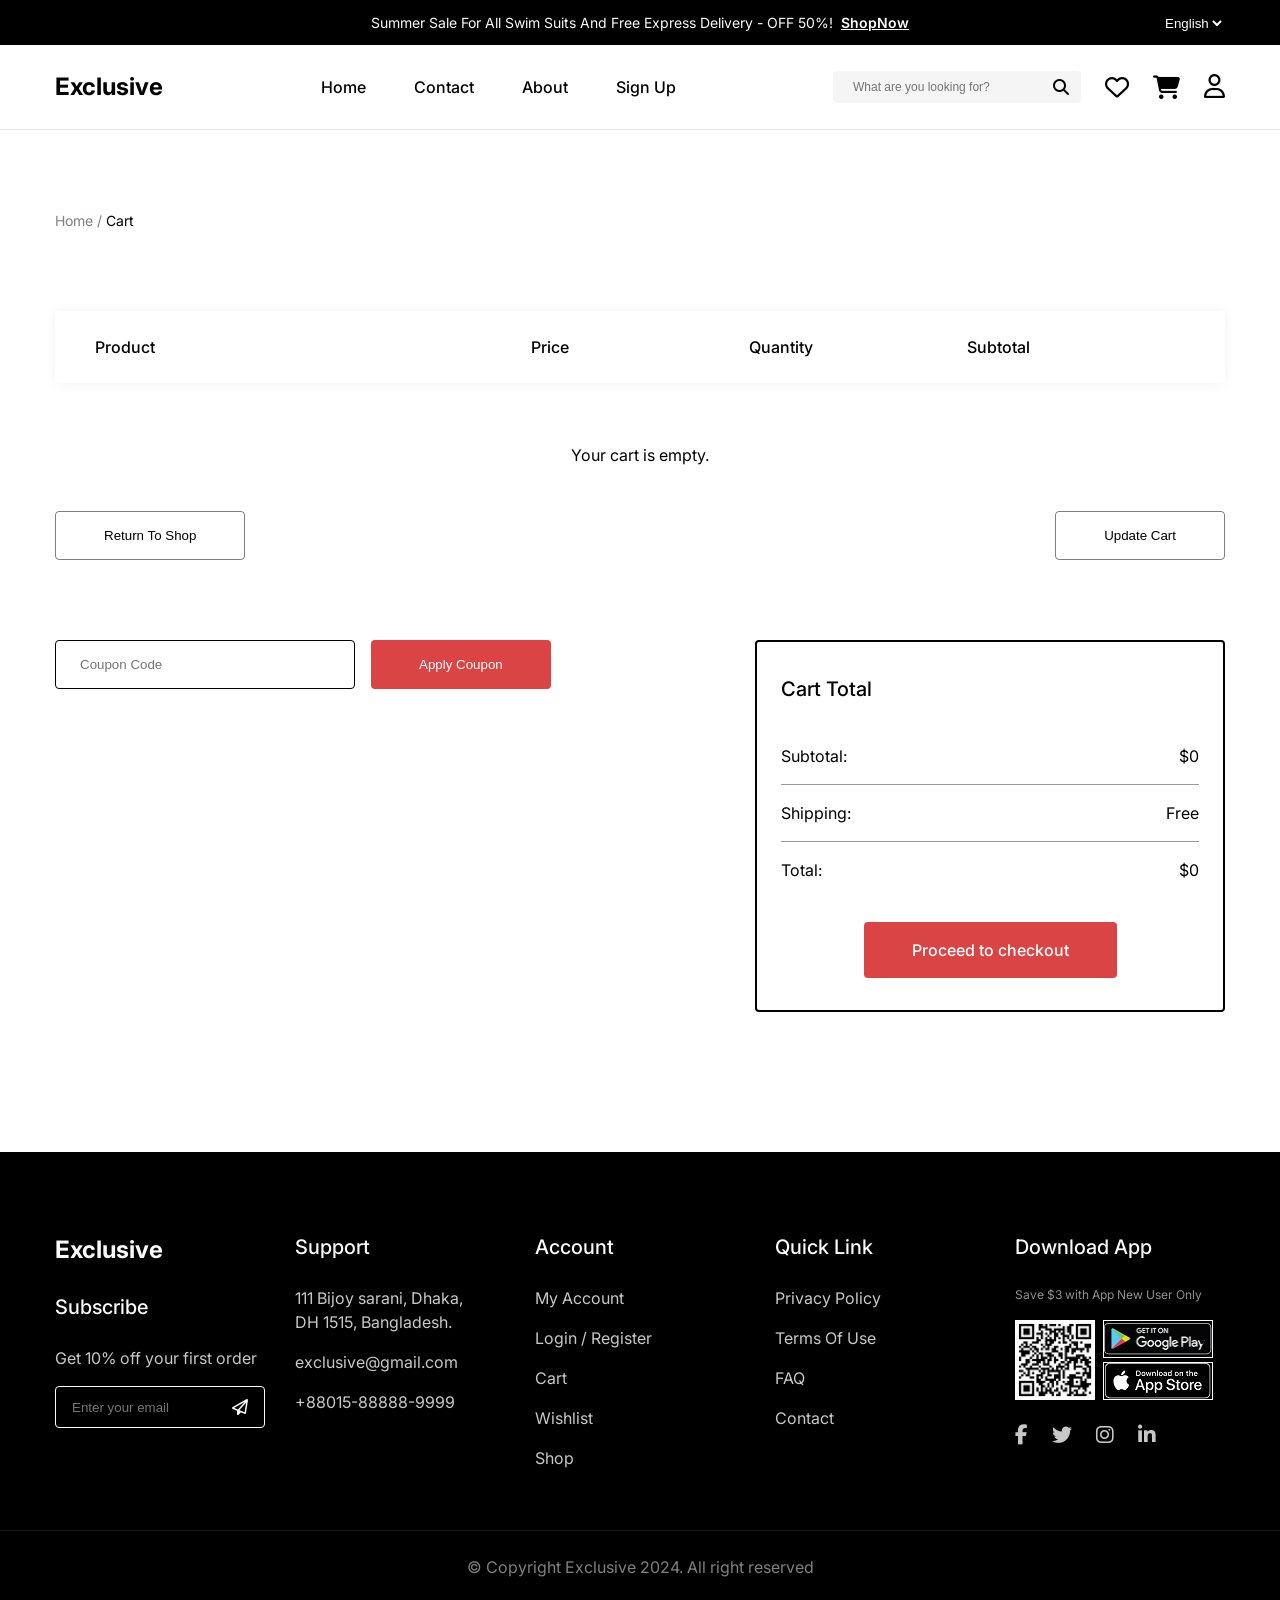
<file: pages/cart.html>
<!DOCTYPE html>
<html lang="en">
<head>
    <meta charset="UTF-8">
    <meta name="viewport" content="width=device-width, initial-scale=1.0">
    <title>Cart - Exclusive</title>
    <meta name="description" content="View and manage items in your shopping cart at Exclusive.">
    <meta property="og:title" content="Cart - Exclusive">
    <meta property="og:description" content="View and manage items in your shopping cart at Exclusive.">
    <link rel="icon" type="image/svg+xml" href="../images/favicon.svg">
    <link rel="stylesheet" href="../css/style.css">
    <link rel="stylesheet" href="../css/cart.css">
</head>
<body data-page="cart">

    <div id="site-header"></div>

    <main class="container mt-80 mb-140">
        <!-- BREADCRUMB -->
        <div class="breadcrumb">
            <a href="../index.html">Home</a> / <span>Cart</span>
        </div>

        <!-- CART TABLE -->
        <div class="cart-table" aria-label="Shopping cart items">
            <div class="cart-header">
                <div>Product</div>
                <div>Price</div>
                <div>Quantity</div>
                <div>Subtotal</div>
            </div>

            <!-- Dynamic Cart Items injected via JS -->
            <div id="cart-items-container"></div>
        </div>

        <!-- CART ACTIONS -->
        <div class="cart-actions">
            <button class="btn-outline">Return To Shop</button>
            <button class="btn-outline">Update Cart</button>
        </div>

        <!-- CART BOTTOM -->
        <div class="cart-bottom">
            <div class="coupon-section">
                <label for="coupon-code" class="sr-only">Coupon code</label>
                <input type="text" id="coupon-code" placeholder="Coupon Code" class="coupon-input">
                <button class="btn-primary">Apply Coupon</button>
            </div>
            
            <div class="cart-total-box">
                <h3>Cart Total</h3>
                <div class="total-row">
                    <span>Subtotal:</span>
                    <span id="cart-subtotal-val">$0</span>
                </div>
                <div class="total-row">
                    <span>Shipping:</span>
                    <span>Free</span>
                </div>
                <div class="total-row total-final">
                    <span>Total:</span>
                    <span id="cart-total-val">$0</span>
                </div>
                <div class="text-center mt-24">
                    <a href="checkout.html" class="btn-primary" style="display: inline-block; text-decoration: none;">Proceed to checkout</a>
                </div>
            </div>
        </div>
    </main>

    <div id="site-footer"></div>
    <script src="../assets/global.js"></script>
    <script src="../assets/cart.js"></script>
</body>
</html>
</file>
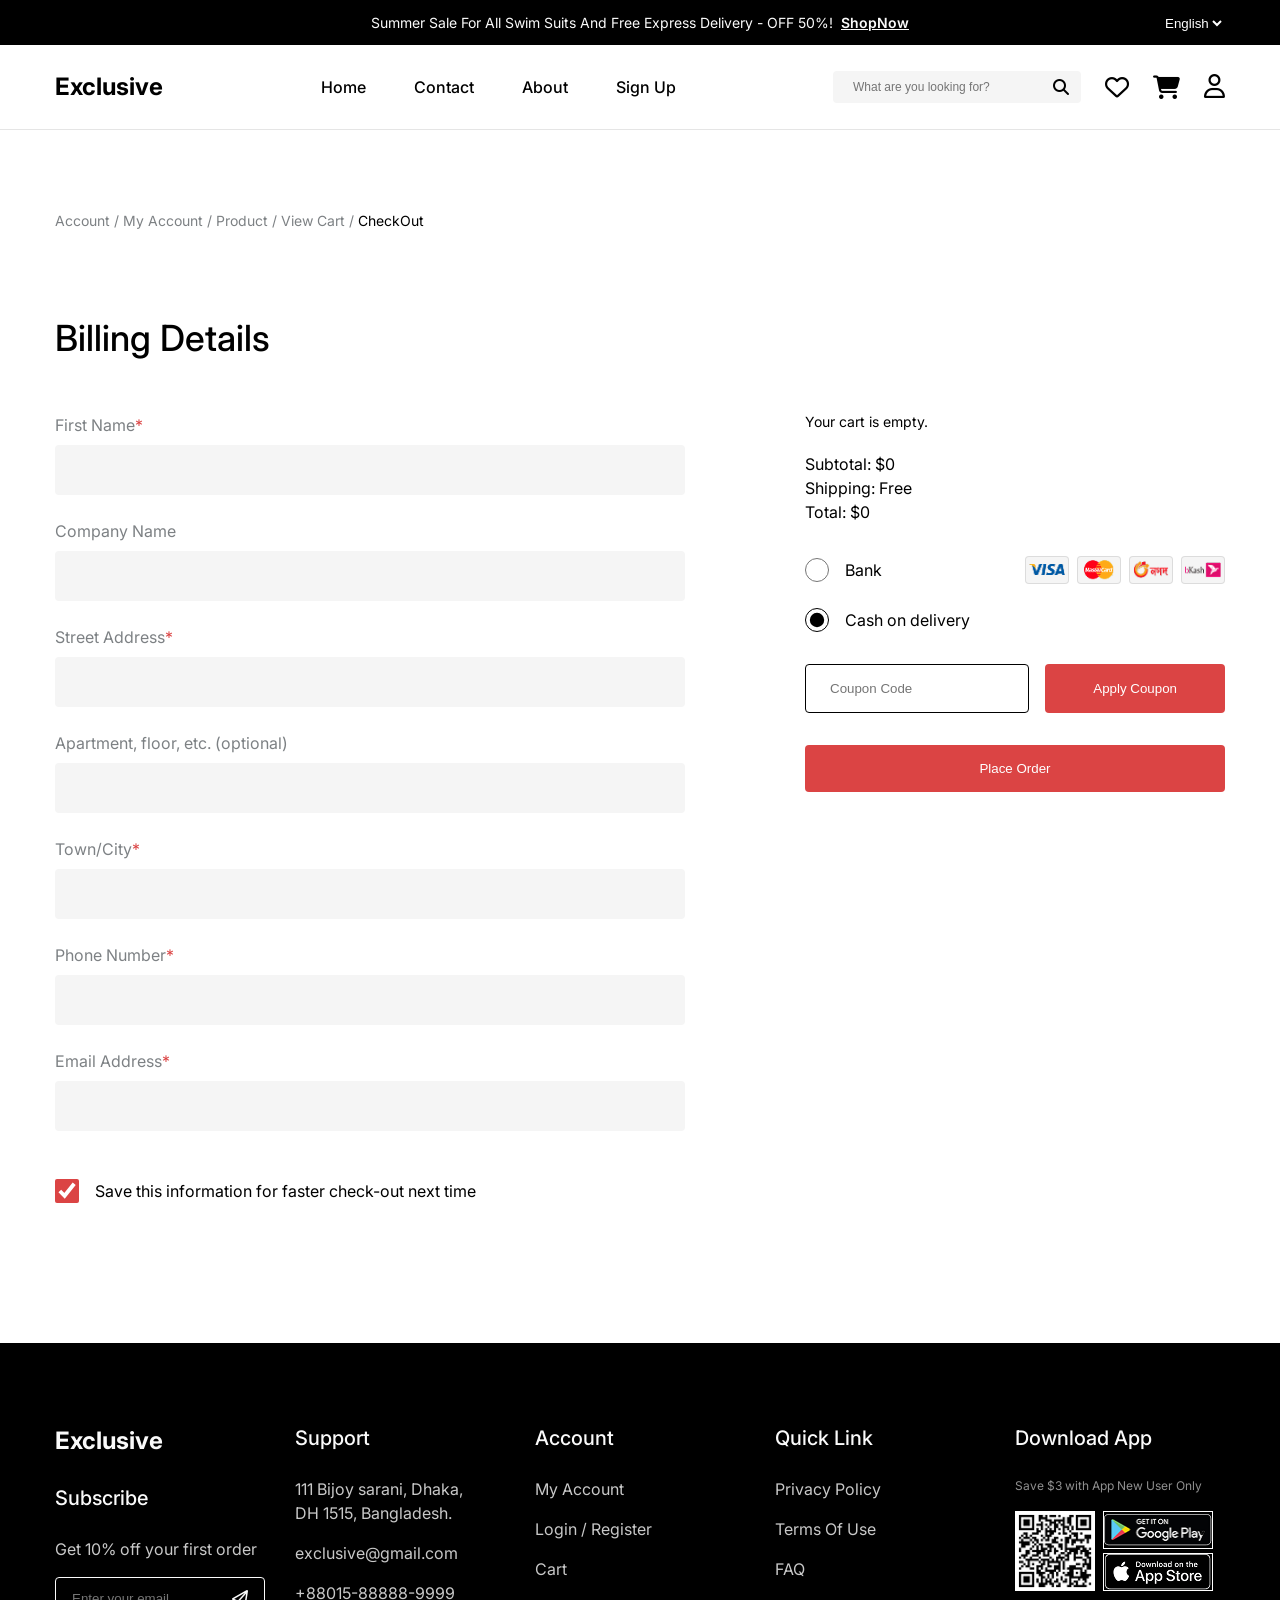
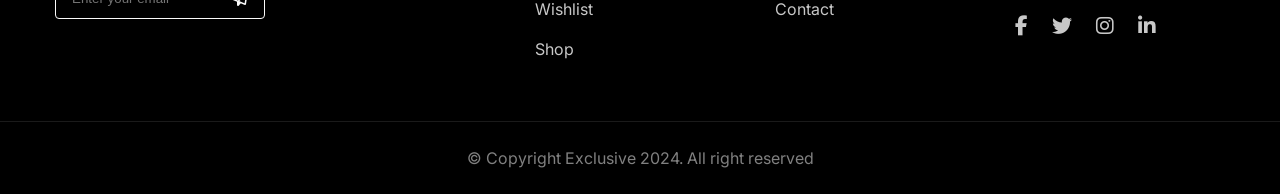
<file: pages/checkout.html>
<!DOCTYPE html>
<html lang="en">
<head>
    <meta charset="UTF-8">
    <meta name="viewport" content="width=device-width, initial-scale=1.0">
    <title>Checkout - Exclusive</title>
    <meta name="description" content="Complete your purchase at Exclusive checkout.">
    <meta property="og:title" content="Checkout - Exclusive">
    <meta property="og:description" content="Complete your purchase at Exclusive checkout.">
    <link rel="icon" type="image/svg+xml" href="../images/favicon.svg">
    <link rel="stylesheet" href="../css/style.css">
    <link rel="stylesheet" href="../css/checkout.css">
</head>
<body data-page="checkout">

    <div id="site-header"></div>

    <main class="container mt-80 mb-140">
        <!-- BREADCRUMB -->
        <div class="breadcrumb">
            <a href="#">Account</a> / <a href="#">My Account</a> / <a href="#">Product</a> / <a href="cart.html">View Cart</a> / <span>CheckOut</span>
        </div>

        <div class="checkout-wrap">
            <!-- BILLING DETAILS -->
            <div class="billing-details">
                <h2 class="checkout-title">Billing Details</h2>
                
                <form class="billing-form">
                    <div class="form-group">
                        <label for="first-name">First Name<span class="required">*</span></label>
                        <input type="text" id="first-name" required>
                    </div>
                    <div class="form-group">
                        <label for="company-name">Company Name</label>
                        <input type="text" id="company-name">
                    </div>
                    <div class="form-group">
                        <label for="street-address">Street Address<span class="required">*</span></label>
                        <input type="text" id="street-address" required>
                    </div>
                    <div class="form-group">
                        <label for="apartment">Apartment, floor, etc. (optional)</label>
                        <input type="text" id="apartment">
                    </div>
                    <div class="form-group">
                        <label for="town-city">Town/City<span class="required">*</span></label>
                        <input type="text" id="town-city" required>
                    </div>
                    <div class="form-group">
                        <label for="phone-number">Phone Number<span class="required">*</span></label>
                        <input type="text" id="phone-number" required>
                    </div>
                    <div class="form-group">
                        <label for="email-address">Email Address<span class="required">*</span></label>
                        <input type="email" id="email-address" required>
                    </div>
                    <div class="form-checkbox">
                        <input type="checkbox" id="save-info" checked>
                        <label for="save-info">Save this information for faster check-out next time</label>
                    </div>
                </form>
            </div>

            <!-- ORDER SUMMARY -->
            <div class="order-summary" aria-label="Order summary">
                <div id="checkout-items-container"></div>

                <div class="order-totals">
                    <div class="total-row">
                        <span>Subtotal:</span>
                        <span id="checkout-subtotal-val">$0</span>
                    </div>
                    <div class="total-row">
                        <span>Shipping:</span>
                        <span>Free</span>
                    </div>
                    <div class="total-row total-final">
                        <span>Total:</span>
                        <span id="checkout-total-val">$0</span>
                    </div>
                </div>

                <div class="payment-methods" aria-label="Payment methods">
                    <div class="payment-option">
                        <div class="payment-radio">
                            <input type="radio" name="payment" id="bank">
                            <label for="bank">Bank</label>
                        </div>
                        <div class="payment-logos">
                            <img src="../images/visa.png" alt="Visa" loading="lazy">
                            <img src="../images/mastercard.png" alt="Mastercard" loading="lazy">
                            <img src="../images/indiabank.png" alt="India Bank" loading="lazy">
                            <img src="../images/bkash.png" alt="bKash" loading="lazy">
                        </div>
                    </div>
                    <div class="payment-option">
                        <div class="payment-radio">
                            <input type="radio" name="payment" id="cod" checked>
                            <label for="cod">Cash on delivery</label>
                        </div>
                    </div>
                </div>

                <div class="coupon-section-small">
                    <label for="coupon-code-checkout" class="sr-only">Coupon code</label>
                    <input type="text" id="coupon-code-checkout" placeholder="Coupon Code">
                    <button class="btn-primary">Apply Coupon</button>
                </div>

                <button class="btn-primary place-order-btn">Place Order</button>
            </div>
        </div>
    </main>

    <div id="site-footer"></div>
    <script src="../assets/global.js"></script>
    <script src="../assets/checkout.js"></script>
</body>
</html>
</file>
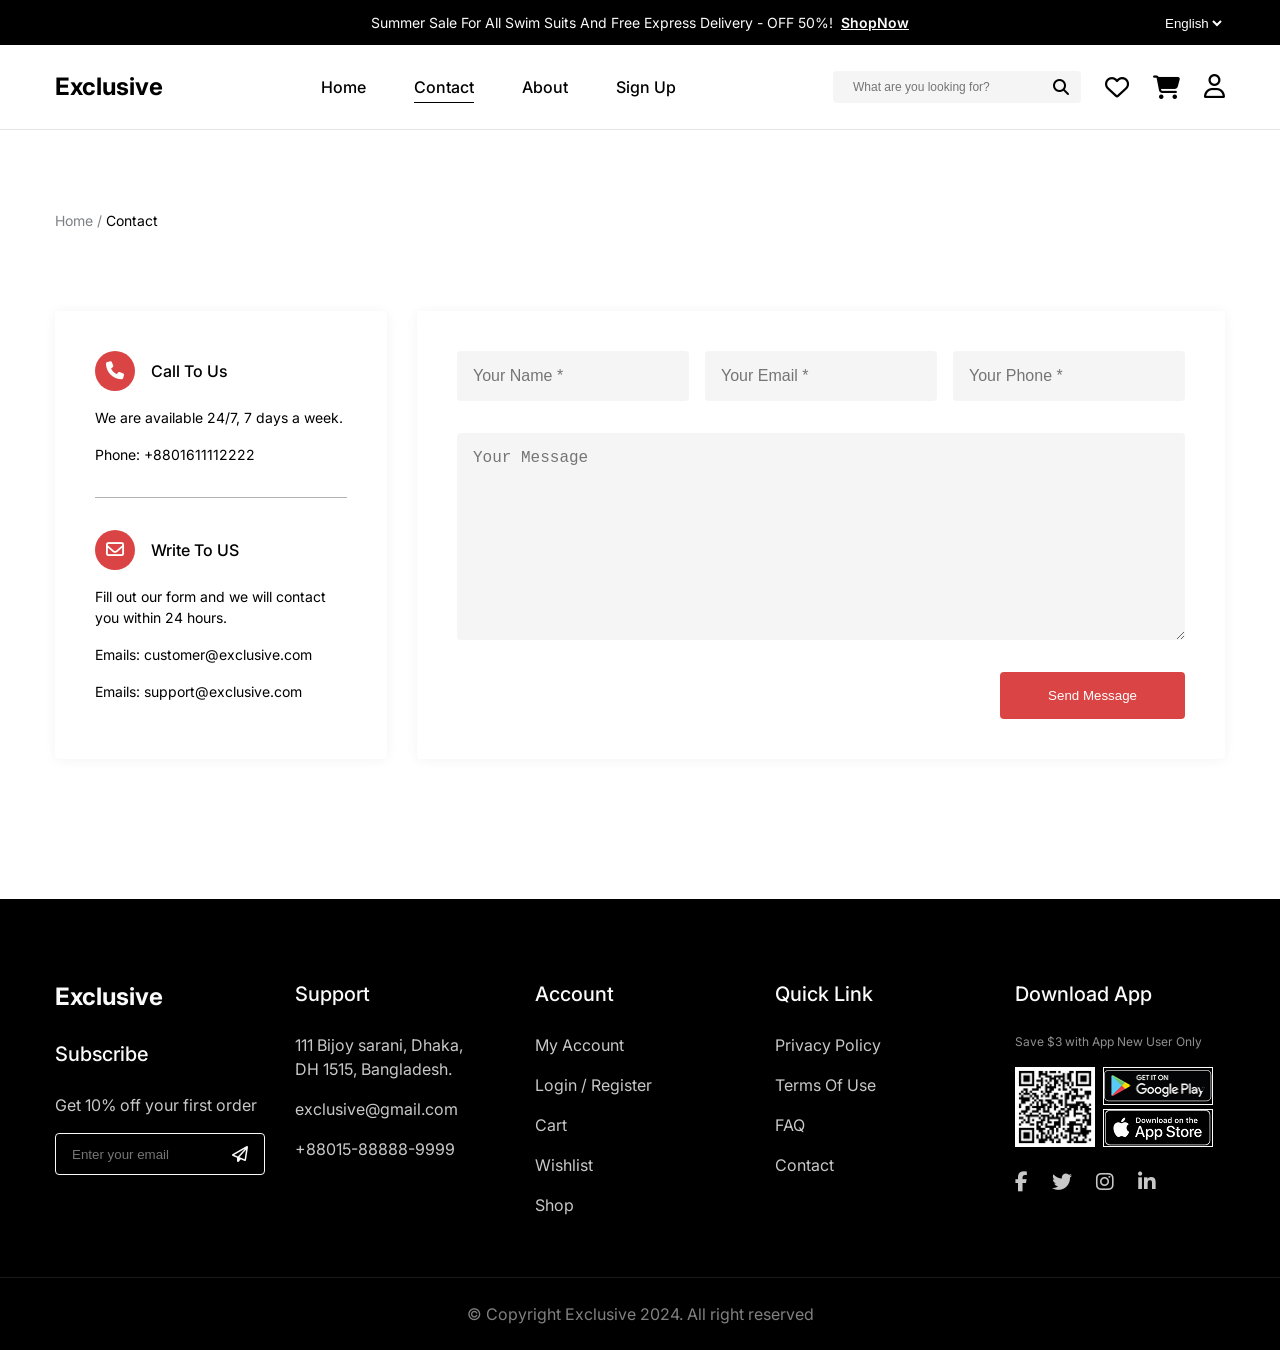
<file: pages/contact.html>
﻿<!DOCTYPE html>
<html lang="en">
<head>
    <meta charset="UTF-8">
    <meta name="viewport" content="width=device-width, initial-scale=1.0">
    <title>Contact - Exclusive</title>
    <meta name="description" content="Get in touch with Exclusive. We are available 24/7 to help with your orders and questions.">
    <meta property="og:title" content="Contact - Exclusive">
    <meta property="og:description" content="Get in touch with Exclusive. We are available 24/7 to help with your orders and questions.">
    <link rel="icon" type="image/svg+xml" href="../images/favicon.svg">
    <link rel="stylesheet" href="../css/style.css">
    <link rel="stylesheet" href="../css/contact.css">
</head>
<body data-page="contact">
    <div id="site-header"></div>

    <main class="container mt-80 mb-140">
        <div class="breadcrumb">
            <a href="../index.html">Home</a> / <span>Contact</span>
        </div>

        <div class="contact-wrapper mt-80">
            <!-- Left Info Box -->
            <div class="contact-info" aria-label="Contact information">
                <!-- Call To Us -->
                <div class="info-section">
                    <div class="info-title">
                        <div class="icon-circle">
                            <i class="fa-solid fa-phone" aria-hidden="true"></i>
                        </div>
                        <h3>Call To Us</h3>
                    </div>
                    <p>We are available 24/7, 7 days a week.</p>
                    <p>Phone: +8801611112222</p>
                </div>
                
                <hr>
                
                <!-- Write To Us -->
                <div class="info-section">
                    <div class="info-title">
                        <div class="icon-circle">
                            <i class="fa-regular fa-envelope" aria-hidden="true"></i>
                        </div>
                        <h3>Write To US</h3>
                    </div>
                    <p>Fill out our form and we will contact you within 24 hours.</p>
                    <p>Emails: customer@exclusive.com</p>
                    <p>Emails: support@exclusive.com</p>
                </div>
            </div>

            <!-- Right Form Box -->
            <div class="contact-form-box">
                <form class="contact-form">
                    <div class="form-inputs">
                        <label for="contact-name" class="sr-only">Your Name</label>
                        <input type="text" id="contact-name" placeholder="Your Name *" required>
                        <label for="contact-email" class="sr-only">Your Email</label>
                        <input type="email" id="contact-email" placeholder="Your Email *" required>
                        <label for="contact-phone" class="sr-only">Your Phone</label>
                        <input type="tel" id="contact-phone" placeholder="Your Phone *" required>
                    </div>
                    
                    <label for="contact-message" class="sr-only">Your Message</label>
                    <textarea id="contact-message" placeholder="Your Message" required></textarea>
                    
                    <div class="form-action">
                        <button type="submit" class="btn-primary">Send Message</button>
                    </div>
                </form>
            </div>
        </div>
    </main>

    <div id="site-footer"></div>
    <script src="../assets/global.js"></script>
</body>
</html>
</file>
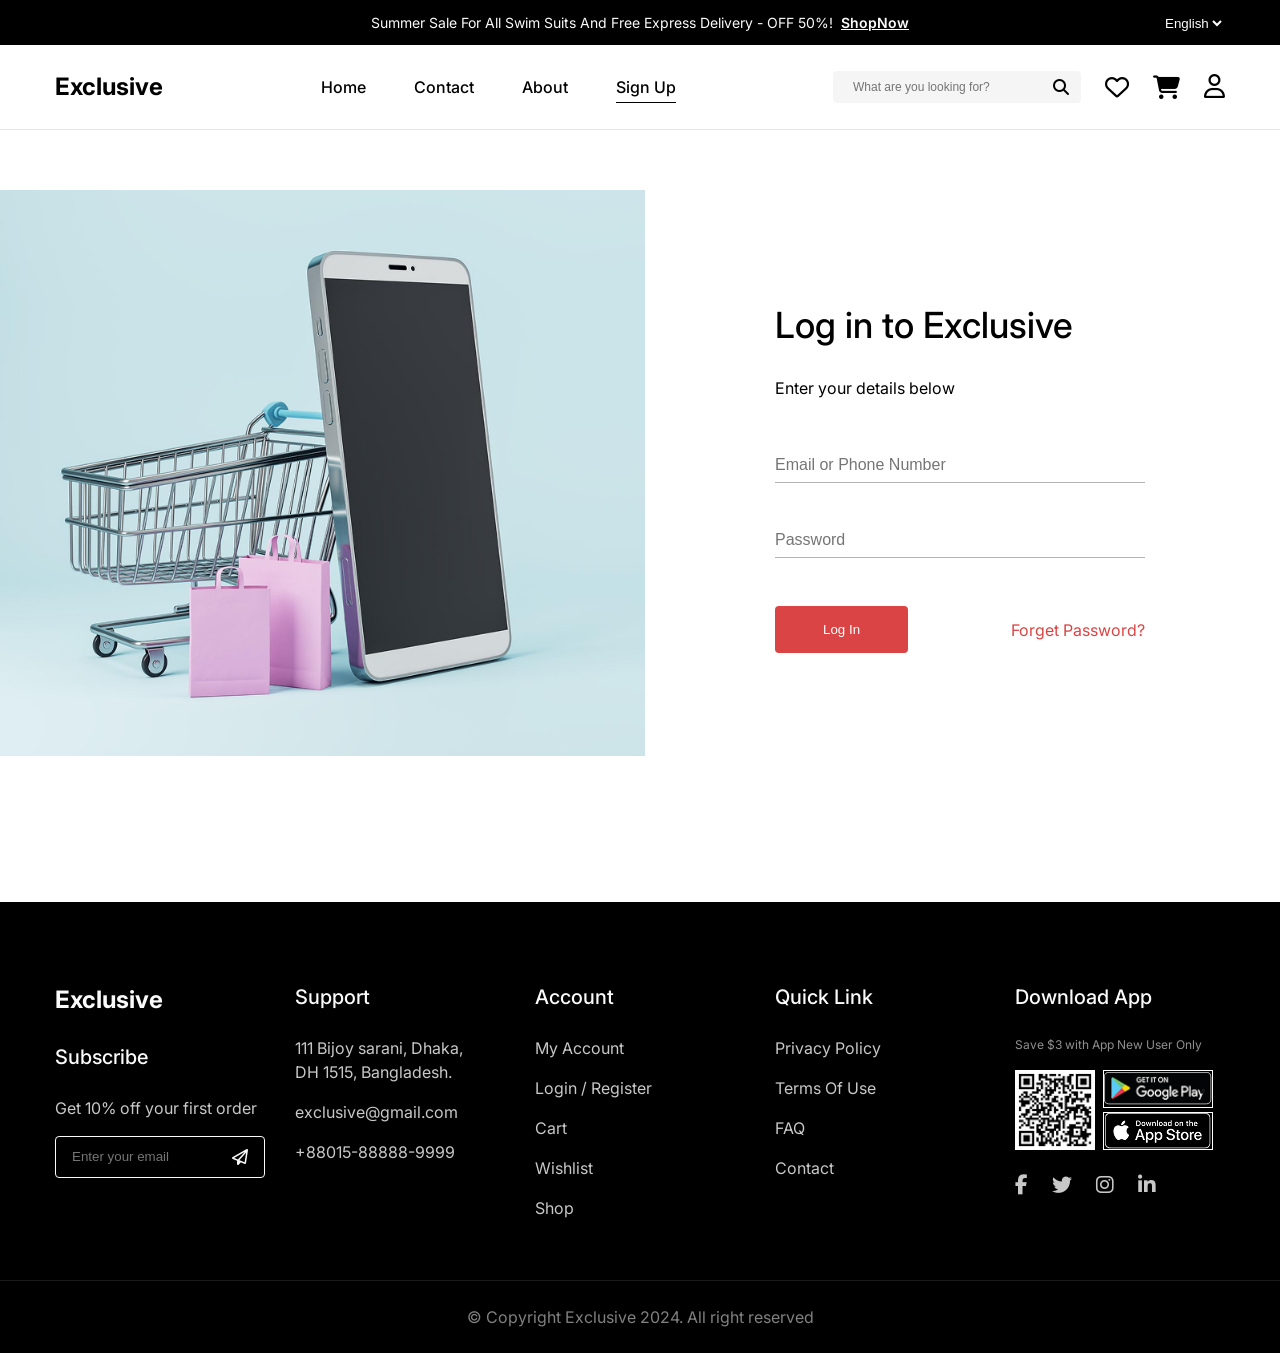
<file: pages/login.html>
﻿<!DOCTYPE html>
<html lang="en">
<head>
    <meta charset="UTF-8">
    <meta name="viewport" content="width=device-width, initial-scale=1.0">
    <meta name="description" content="Log in to Exclusive - Your premier online shopping destination.">
    <meta property="og:title" content="Log In - Exclusive">
    <meta property="og:description" content="Log in to Exclusive - Your premier online shopping destination.">
    <title>Log In - Exclusive</title>
    <link rel="icon" type="image/svg+xml" href="../images/favicon.svg">
    <link rel="stylesheet" href="../css/style.css">
    <link rel="stylesheet" href="../css/auth.css">
</head>
<body data-page="signup">
    <div id="site-header"></div>

    <main class="auth-container mt-60 mb-140">
        <div class="auth-image">
            <img src="../images/dl.beatsnoop 1.png" alt="Shopping cart and phone illustration" loading="lazy">
        </div>
        <div class="auth-form-wrap">
            <h2>Log in to Exclusive</h2>
            <p>Enter your details below</p>

            <form class="auth-form" aria-label="Login form">
                <div class="form-group">
                    <label for="login-email" class="sr-only">Email or Phone Number</label>
                    <input id="login-email" type="text" placeholder="Email or Phone Number" required>
                </div>
                <div class="form-group">
                    <label for="login-password" class="sr-only">Password</label>
                    <input id="login-password" type="password" placeholder="Password" required>
                </div>

                <div class="auth-login-actions">
                    <button type="submit" class="btn-primary auth-btn-login">Log In</button>
                    <a href="#" class="forget-password">Forget Password?</a>
                </div>
            </form>
        </div>
    </main>

    <div id="site-footer"></div>
    <script src="../assets/global.js"></script>
    <script src="../assets/auth.js"></script>
</body>
</html>
</file>
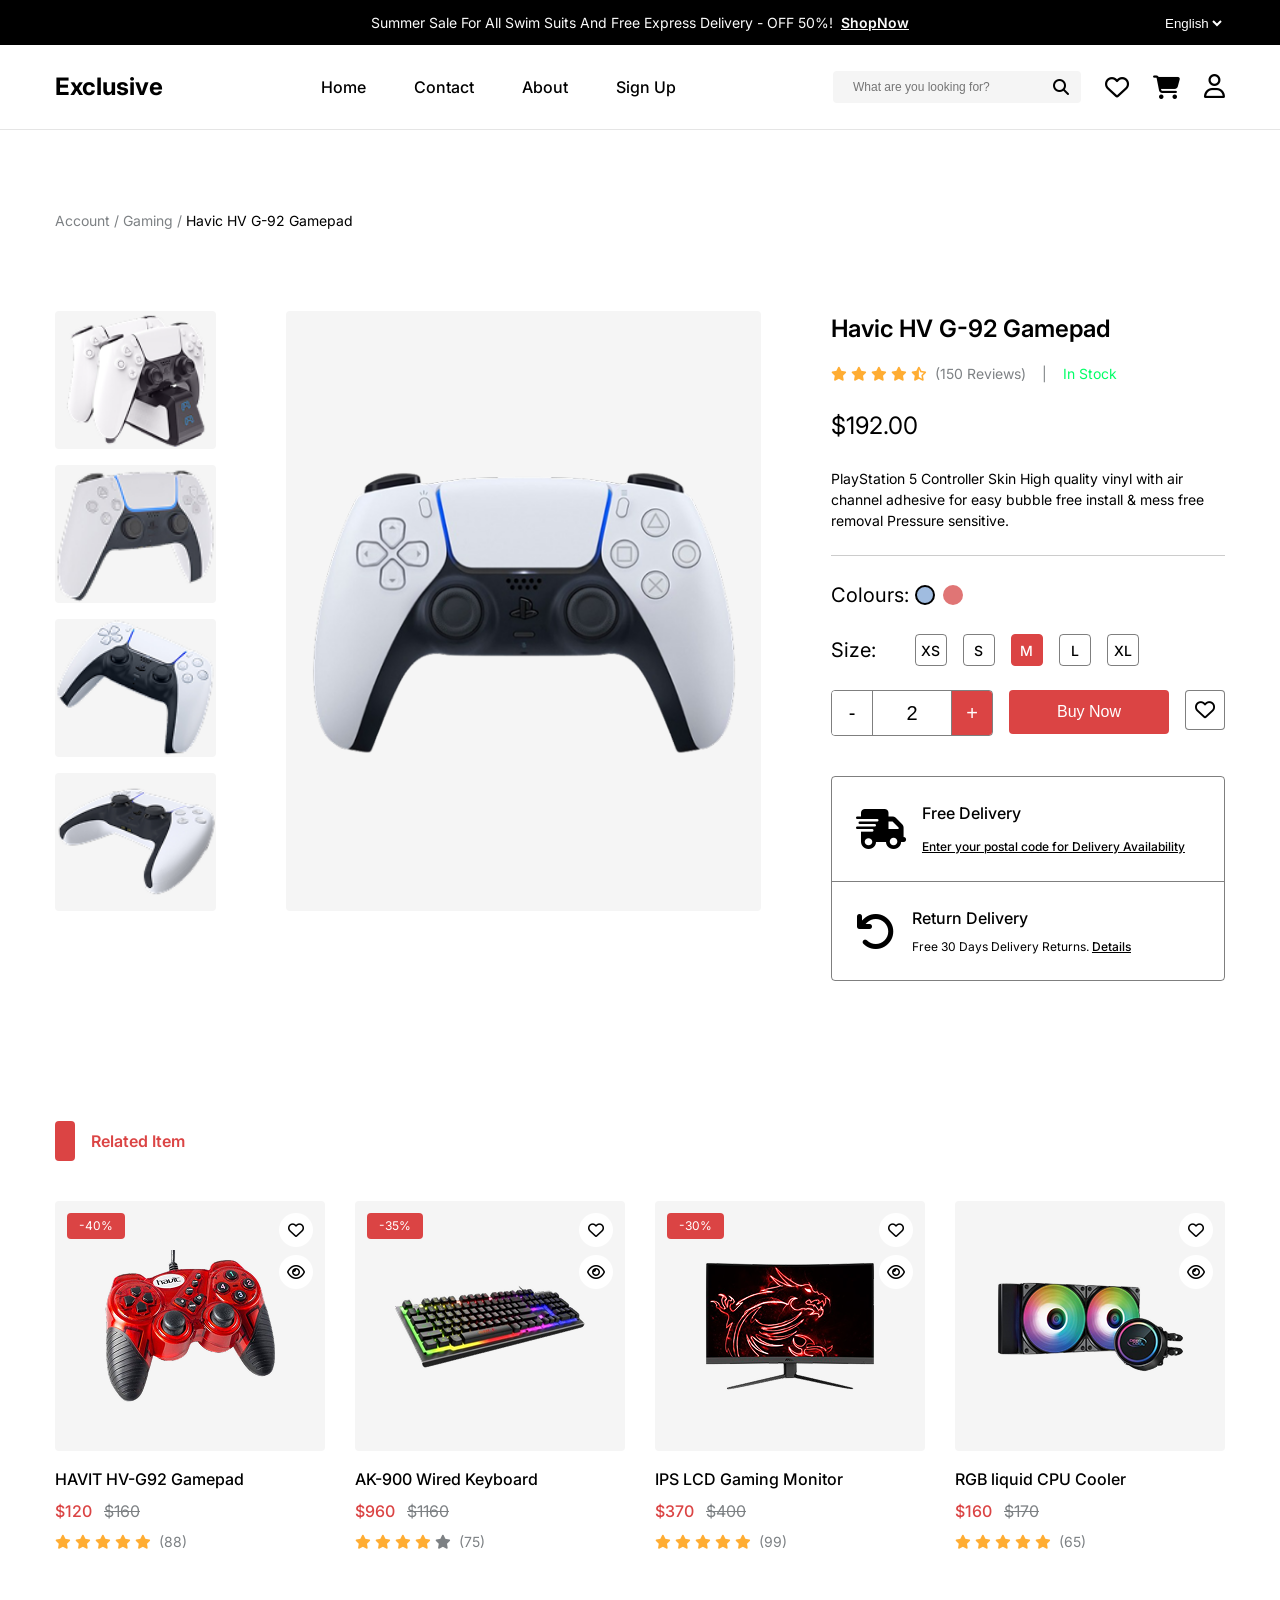
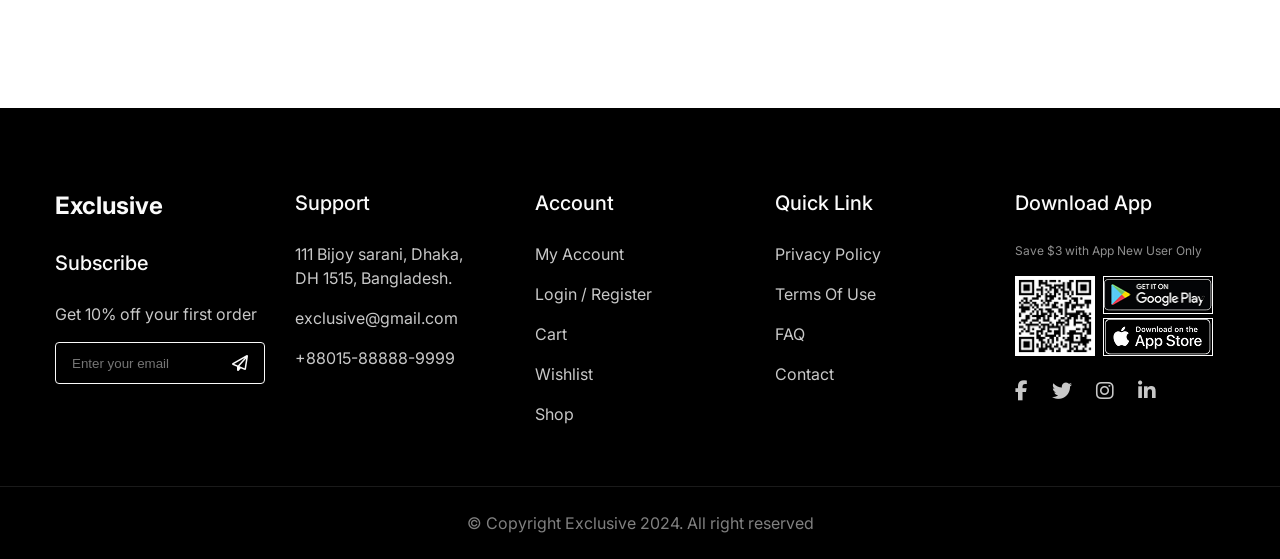
<file: pages/product_details.html>
<!DOCTYPE html>
<html lang="en">
<head>
    <meta charset="UTF-8">
    <meta name="viewport" content="width=device-width, initial-scale=1.0">
    <title>Product Details - Exclusive</title>
    <meta name="description" content="View product details for Havic HV G-92 Gamepad at Exclusive. Read reviews, check pricing, and add to cart.">
    <meta property="og:title" content="Havic HV G-92 Gamepad - Exclusive">
    <meta property="og:description" content="View product details for Havic HV G-92 Gamepad at Exclusive. Read reviews, check pricing, and add to cart.">
    <link rel="icon" type="image/svg+xml" href="../images/favicon.svg">
    <!-- Google Fonts -->
    <!-- Font Awesome -->
    <!-- Custom CSS -->
    <link rel="stylesheet" href="../css/style.css">
    <link rel="stylesheet" href="../css/home.css">
    <link rel="stylesheet" href="../css/product.css">
</head>
<body data-page="cart">
    <div id="site-header"></div>

    <main class="container mt-80 mb-140">
        <!-- BREADCRUMB -->
        <div class="breadcrumb">
            <a href="#">Account</a> / <a href="#">Gaming</a> / <span>Havic HV G-92 Gamepad</span>
        </div>

        <!-- PRODUCT DETAILS -->
        <div class="product-details-wrap">
            <!-- Thumbnails -->
            <div class="product-thumbnails" aria-label="Product thumbnail images">
                <img src="../images/subproductdetail1.png" alt="Thumb 1" loading="lazy">
                <img src="../images/subproductdetail2.png" alt="Thumb 2" loading="lazy">
                <img src="../images/subproductdetail3.png" alt="Thumb 3" loading="lazy">
                <img src="../images/subproductdetail4.png" alt="Thumb 4" loading="lazy">
            </div>
            
            <!-- Main Image -->
            <div class="product-main-img">
                <img src="../images/havichvg92gamepadproductdetail.png" alt="Havic HV G-92 Gamepad">
            </div>

            <!-- Product Info -->
            <div class="product-info-details">
                <h1 class="product-name">Havic HV G-92 Gamepad</h1>
                
                <div class="product-meta">
                    <div class="product-rating" aria-label="Rating: 4.5 out of 5 stars">
                        <i class="fa-solid fa-star text-yellow" aria-hidden="true"></i>
                        <i class="fa-solid fa-star text-yellow" aria-hidden="true"></i>
                        <i class="fa-solid fa-star text-yellow" aria-hidden="true"></i>
                        <i class="fa-solid fa-star text-yellow" aria-hidden="true"></i>
                        <i class="fa-solid fa-star-half-stroke text-yellow" aria-hidden="true"></i>
                        <span class="rating-count" aria-label="150 reviews">(150 Reviews)</span>
                    </div>
                    <span class="meta-divider">|</span>
                    <span class="stock-status">In Stock</span>
                </div>

                <div class="product-price-large">$192.00</div>
                
                <p class="product-desc">
                    PlayStation 5 Controller Skin High quality vinyl with air channel adhesive for easy bubble free install & mess free removal Pressure sensitive.
                </p>

                <hr class="divider">

                <!-- Colours -->
                <div class="product-options">
                    <span class="option-label">Colours:</span>
                    <div class="colors">
                        <div class="color-circle" style="background-color: #A0BCE0; border: 2px solid black;"></div>
                        <div class="color-circle" style="background-color: #E07575;"></div>
                    </div>
                </div>

                <!-- Size -->
                <div class="product-options">
                    <span class="option-label">Size:</span>
                    <div class="sizes">
                        <div class="size-box">XS</div>
                        <div class="size-box">S</div>
                        <div class="size-box active">M</div>
                        <div class="size-box">L</div>
                        <div class="size-box">XL</div>
                    </div>
                </div>

                <!-- Actions -->
                <div class="product-actions">
                    <div class="quantity-selector">
                        <button class="qty-btn" aria-label="Decrease quantity">-</button>
                        <label for="qty-product" class="sr-only">Quantity</label>
                        <input type="text" id="qty-product" value="2" class="qty-input">
                        <button class="qty-btn active" aria-label="Increase quantity">+</button>
                    </div>
                    <button class="btn-primary buy-now-btn">Buy Now</button>
                    <button class="wishlist-btn" aria-label="Add to wishlist"><i class="fa-regular fa-heart" aria-hidden="true"></i></button>
                </div>

                <!-- Delivery Info -->
                <div class="delivery-boxes">
                    <div class="delivery-box">
                        <i class="fa-solid fa-truck-fast" aria-hidden="true"></i>
                        <div>
                            <h4>Free Delivery</h4>
                            <a href="#" class="delivery-link">Enter your postal code for Delivery Availability</a>
                        </div>
                    </div>
                    <div class="delivery-box">
                        <i class="fa-solid fa-arrow-rotate-left" aria-hidden="true"></i>
                        <div>
                            <h4>Return Delivery</h4>
                            <p>Free 30 Days Delivery Returns. <a href="#" class="delivery-link">Details</a></p>
                        </div>
                    </div>
                </div>
            </div>
        </div>

        <!-- RELATED ITEMS -->
        <section class="section mt-140" aria-label="Related items">
            <div class="section-header">
                <div class="section-title-wrap">
                    <span class="section-tag">Related Item</span>
                </div>
            </div>
            <div class="product-grid">
                <!-- Related Product 1 -->
                <div class="product-card">
                    <div class="product-image-wrap">
                        <div class="badge discount">-40%</div>
                        <img src="../images/havithvg92.png" alt="Gamepad" loading="lazy">
                        <div class="action-icons">
                            <a href="#" aria-label="Add to wishlist"><i class="fa-regular fa-heart" aria-hidden="true"></i></a>
                            <a href="#" aria-label="Quick view"><i class="fa-regular fa-eye" aria-hidden="true"></i></a>
                        </div>
                    </div>
                    <div class="product-info">
                        <h3 class="product-title">HAVIT HV-G92 Gamepad</h3>
                        <div class="product-price">
                            <span class="price-current">$120</span>
                            <span class="price-old">$160</span>
                        </div>
                        <div class="product-rating" aria-label="Rating: 5 out of 5 stars">
                            <i class="fa-solid fa-star text-yellow" aria-hidden="true"></i>
                            <i class="fa-solid fa-star text-yellow" aria-hidden="true"></i>
                            <i class="fa-solid fa-star text-yellow" aria-hidden="true"></i>
                            <i class="fa-solid fa-star text-yellow" aria-hidden="true"></i>
                            <i class="fa-solid fa-star text-yellow" aria-hidden="true"></i>
                            <span class="rating-count" aria-label="88 reviews">(88)</span>
                        </div>
                    </div>
                </div>
                <!-- Related Product 2 -->
                <div class="product-card">
                    <div class="product-image-wrap">
                        <div class="badge discount">-35%</div>
                        <img src="../images/ak-900-01-500x500 1.png" alt="Keyboard" loading="lazy">
                        <div class="action-icons">
                            <a href="#" aria-label="Add to wishlist"><i class="fa-regular fa-heart" aria-hidden="true"></i></a>
                            <a href="#" aria-label="Quick view"><i class="fa-regular fa-eye" aria-hidden="true"></i></a>
                        </div>
                        <button class="add-to-cart-btn">Add To Cart</button>
                    </div>
                    <div class="product-info">
                        <h3 class="product-title">AK-900 Wired Keyboard</h3>
                        <div class="product-price">
                            <span class="price-current">$960</span>
                            <span class="price-old">$1160</span>
                        </div>
                        <div class="product-rating" aria-label="Rating: 4 out of 5 stars">
                            <i class="fa-solid fa-star text-yellow" aria-hidden="true"></i>
                            <i class="fa-solid fa-star text-yellow" aria-hidden="true"></i>
                            <i class="fa-solid fa-star text-yellow" aria-hidden="true"></i>
                            <i class="fa-solid fa-star text-yellow" aria-hidden="true"></i>
                            <i class="fa-solid fa-star text-gray" aria-hidden="true"></i>
                            <span class="rating-count" aria-label="75 reviews">(75)</span>
                        </div>
                    </div>
                </div>
                <!-- Related Product 3 -->
                <div class="product-card">
                    <div class="product-image-wrap">
                        <div class="badge discount">-30%</div>
                        <img src="../images/g27cq4-500x500 1.png" alt="Monitor" loading="lazy">
                        <div class="action-icons">
                            <a href="#" aria-label="Add to wishlist"><i class="fa-regular fa-heart" aria-hidden="true"></i></a>
                            <a href="#" aria-label="Quick view"><i class="fa-regular fa-eye" aria-hidden="true"></i></a>
                        </div>
                    </div>
                    <div class="product-info">
                        <h3 class="product-title">IPS LCD Gaming Monitor</h3>
                        <div class="product-price">
                            <span class="price-current">$370</span>
                            <span class="price-old">$400</span>
                        </div>
                        <div class="product-rating" aria-label="Rating: 5 out of 5 stars">
                            <i class="fa-solid fa-star text-yellow" aria-hidden="true"></i>
                            <i class="fa-solid fa-star text-yellow" aria-hidden="true"></i>
                            <i class="fa-solid fa-star text-yellow" aria-hidden="true"></i>
                            <i class="fa-solid fa-star text-yellow" aria-hidden="true"></i>
                            <i class="fa-solid fa-star text-yellow" aria-hidden="true"></i>
                            <span class="rating-count" aria-label="99 reviews">(99)</span>
                        </div>
                    </div>
                </div>
                <!-- Related Product 4 -->
                <div class="product-card">
                    <div class="product-image-wrap">
                        <img src="../images/rgbliquid.png" alt="Cooler" loading="lazy">
                        <div class="action-icons">
                            <a href="#" aria-label="Add to wishlist"><i class="fa-regular fa-heart" aria-hidden="true"></i></a>
                            <a href="#" aria-label="Quick view"><i class="fa-regular fa-eye" aria-hidden="true"></i></a>
                        </div>
                    </div>
                    <div class="product-info">
                        <h3 class="product-title">RGB liquid CPU Cooler</h3>
                        <div class="product-price">
                            <span class="price-current">$160</span>
                            <span class="price-old">$170</span>
                        </div>
                        <div class="product-rating" aria-label="Rating: 4.5 out of 5 stars">
                            <i class="fa-solid fa-star text-yellow" aria-hidden="true"></i>
                            <i class="fa-solid fa-star text-yellow" aria-hidden="true"></i>
                            <i class="fa-solid fa-star text-yellow" aria-hidden="true"></i>
                            <i class="fa-solid fa-star text-yellow" aria-hidden="true"></i>
                            <i class="fa-solid fa-star text-half-stroke text-yellow" aria-hidden="true"></i>
                            <span class="rating-count" aria-label="65 reviews">(65)</span>
                        </div>
                    </div>
                </div>
            </div>
        </section>
    </main>

    <div id="site-footer"></div>
    <script src="../assets/global.js"></script>
    <script src="../assets/product.js"></script>
</body>
</html>
</file>
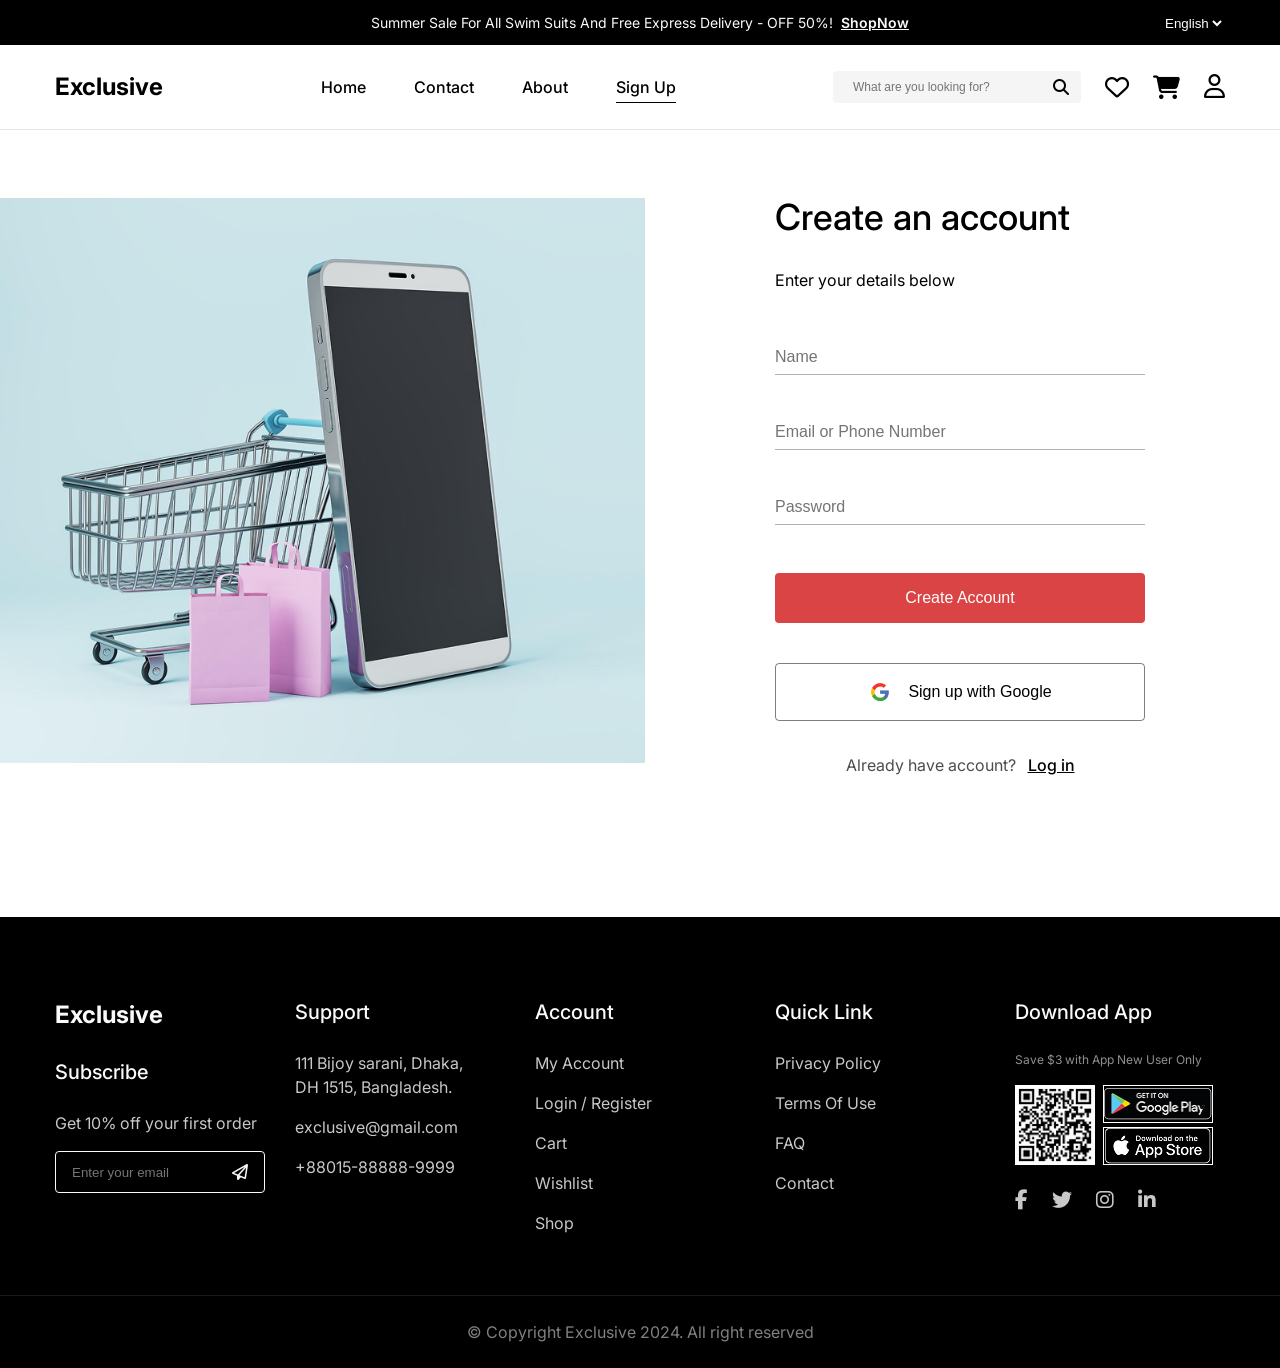
<file: pages/signup.html>
﻿<!DOCTYPE html>
<html lang="en">
<head>
    <meta charset="UTF-8">
    <meta name="viewport" content="width=device-width, initial-scale=1.0">
    <meta name="description" content="Create your Exclusive account - Your premier online shopping destination.">
    <meta property="og:title" content="Sign Up - Exclusive">
    <meta property="og:description" content="Create your Exclusive account.">
    <title>Sign Up - Exclusive</title>
    <link rel="icon" type="image/svg+xml" href="../images/favicon.svg">
    <link rel="stylesheet" href="../css/style.css">
    <link rel="stylesheet" href="../css/auth.css">
</head>
<body data-page="signup">
    <div id="site-header"></div>

    <main class="auth-container mt-60 mb-140">
        <div class="auth-image">
            <img src="../images/dl.beatsnoop 1.png" alt="Shopping cart and phone illustration" loading="lazy">
        </div>
        <div class="auth-form-wrap">
            <h2>Create an account</h2>
            <p>Enter your details below</p>

            <form class="auth-form" aria-label="Sign up form">
                <div class="form-group">
                    <label for="signup-name" class="sr-only">Name</label>
                    <input id="signup-name" type="text" placeholder="Name" required>
                </div>
                <div class="form-group">
                    <label for="signup-email" class="sr-only">Email or Phone Number</label>
                    <input id="signup-email" type="text" placeholder="Email or Phone Number" required>
                </div>
                <div class="form-group">
                    <label for="signup-password" class="sr-only">Password</label>
                    <input id="signup-password" type="password" placeholder="Password" required>
                </div>

                <button type="submit" class="btn-primary auth-btn">Create Account</button>
                <button type="button" class="btn-outline auth-google-btn">
                    <img src="../images/google-logo.webp" alt="Google" width="24" height="24">
                    Sign up with Google
                </button>
            </form>

            <div class="auth-footer">
                Already have account? <a href="login.html">Log in</a>
            </div>
        </div>
    </main>

    <div id="site-footer"></div>
    <script src="../assets/global.js"></script>
    <script src="../assets/auth.js"></script>
</body>
</html>
</file>
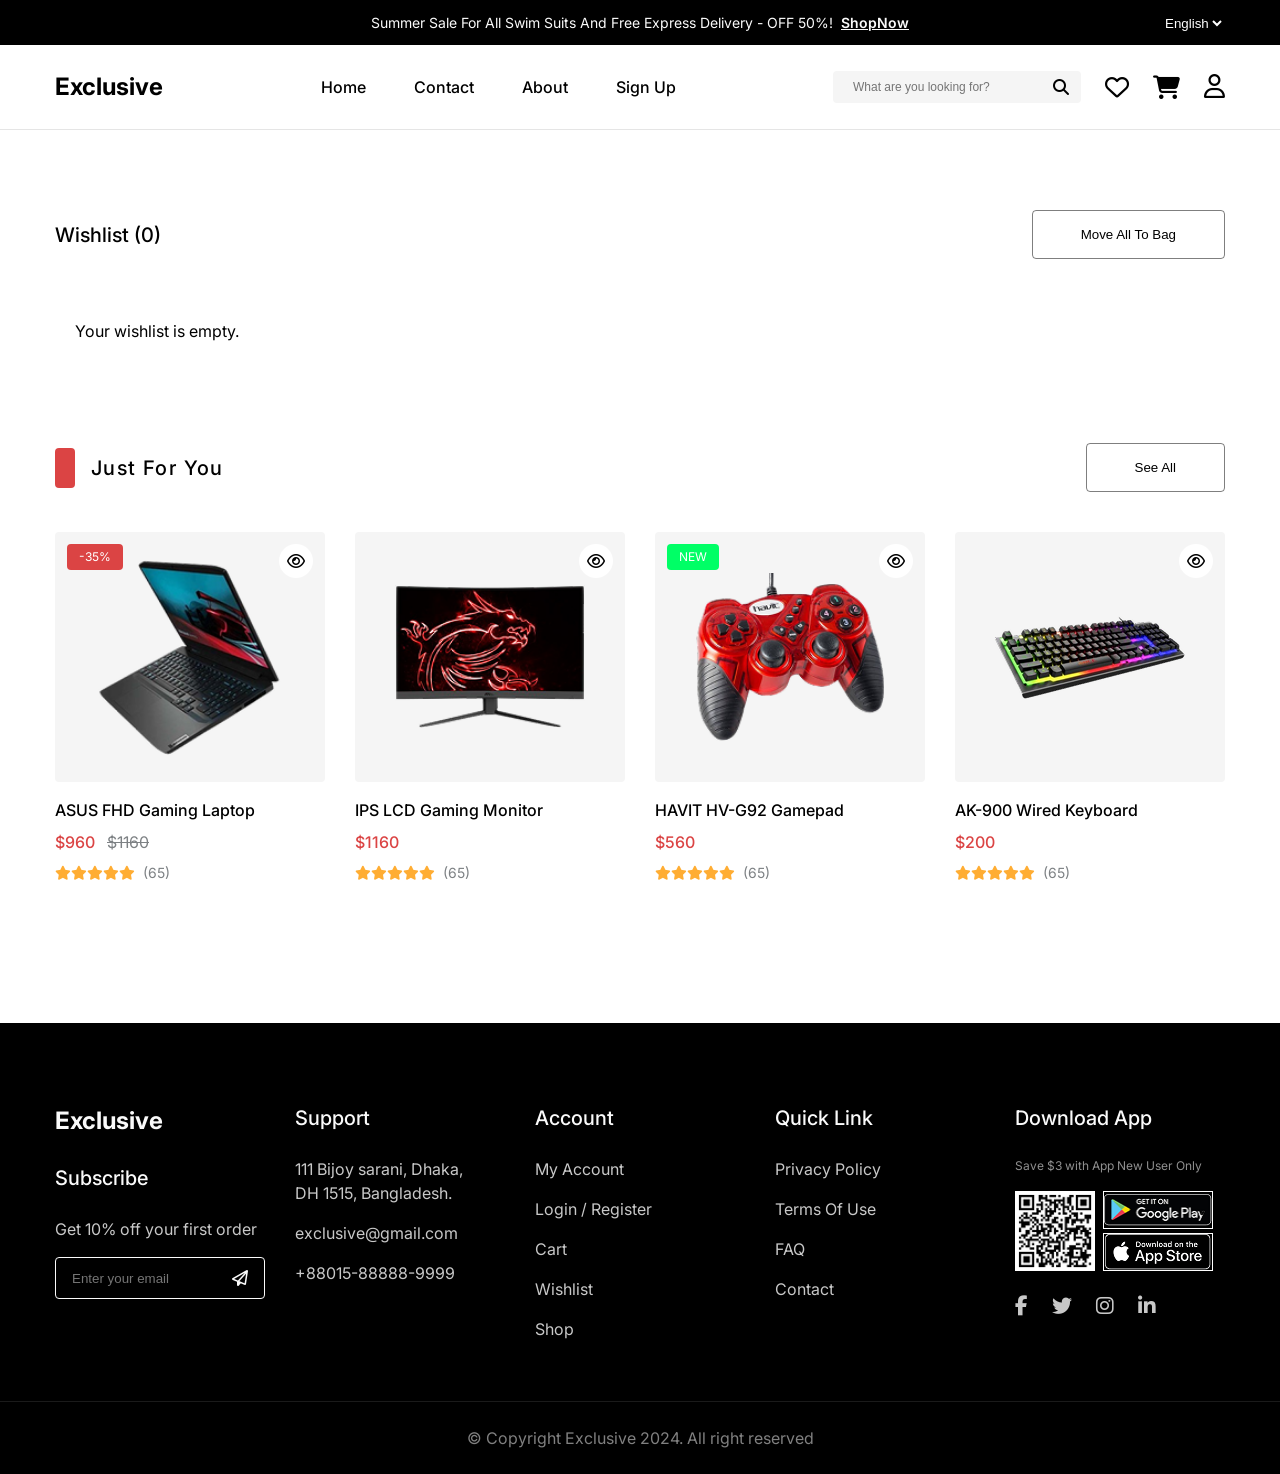
<file: pages/wishlist.html>
<!DOCTYPE html>
<html lang="en">
<head>
    <meta charset="UTF-8">
    <meta name="viewport" content="width=device-width, initial-scale=1.0">
    <title>Wishlist - Exclusive</title>
    <link rel="stylesheet" href="../css/style.css">
    <link rel="stylesheet" href="../css/wishlist.css">
</head>
<body data-page="cart">
    <div id="site-header"></div>

    <main class="container mt-80 mb-140">
        <!-- WISHLIST TOP -->
        <div class="wishlist-header">
            <h2 id="wishlist-count">Wishlist (0)</h2>
            <button class="btn-outline">Move All To Bag</button>
        </div>

        <div class="wishlist-grid" id="wishlist-items-container"></div>

        <!-- JUST FOR YOU -->
        <div class="wishlist-header mt-80">
            <div class="section-title">
                <div class="red-block"></div>
                <h2>Just For You</h2>
            </div>
            <button class="btn-outline">See All</button>
        </div>

        <div class="wishlist-grid">
            <!-- JFY Item 1 -->
            <div class="product-card">
                <div class="product-img">
                    <div class="discount-badge">-35%</div>
                    <div class="action-icons">
                        <div class="icon"><i class="fa-regular fa-eye"></i></div>
                    </div>
                    <img src="../images/ideapad-gaming-3i-01-500x500 1.png" alt="Laptop">
                    <button class="add-to-cart-btn"><i class="fa-solid fa-cart-shopping"></i> Add To Cart</button>
                </div>
                <div class="product-info">
                    <h3 class="product-title">ASUS FHD Gaming Laptop</h3>
                    <div class="product-price">
                        <span class="current-price">$960</span>
                        <span class="old-price">$1160</span>
                    </div>
                    <div class="product-rating">
                        <div class="stars">
                            <i class="fa-solid fa-star"></i><i class="fa-solid fa-star"></i><i class="fa-solid fa-star"></i><i class="fa-solid fa-star"></i><i class="fa-solid fa-star"></i>
                        </div>
                        <span class="rating-count">(65)</span>
                    </div>
                </div>
            </div>

            <!-- JFY Item 2 -->
            <div class="product-card">
                <div class="product-img">
                    <div class="action-icons">
                        <div class="icon"><i class="fa-regular fa-eye"></i></div>
                    </div>
                    <img src="../images/g27cq4-500x500 1.png" alt="Monitor">
                    <button class="add-to-cart-btn"><i class="fa-solid fa-cart-shopping"></i> Add To Cart</button>
                </div>
                <div class="product-info">
                    <h3 class="product-title">IPS LCD Gaming Monitor</h3>
                    <div class="product-price">
                        <span class="current-price">$1160</span>
                    </div>
                    <div class="product-rating">
                        <div class="stars">
                            <i class="fa-solid fa-star"></i><i class="fa-solid fa-star"></i><i class="fa-solid fa-star"></i><i class="fa-solid fa-star"></i><i class="fa-solid fa-star"></i>
                        </div>
                        <span class="rating-count">(65)</span>
                    </div>
                </div>
            </div>

            <!-- JFY Item 3 -->
            <div class="product-card">
                <div class="product-img">
                    <div class="new-badge">NEW</div>
                    <div class="action-icons">
                        <div class="icon"><i class="fa-regular fa-eye"></i></div>
                    </div>
                    <img src="../images/havithvg92.png" alt="Gamepad">
                    <button class="add-to-cart-btn"><i class="fa-solid fa-cart-shopping"></i> Add To Cart</button>
                </div>
                <div class="product-info">
                    <h3 class="product-title">HAVIT HV-G92 Gamepad</h3>
                    <div class="product-price">
                        <span class="current-price">$560</span>
                    </div>
                    <div class="product-rating">
                        <div class="stars">
                            <i class="fa-solid fa-star"></i><i class="fa-solid fa-star"></i><i class="fa-solid fa-star"></i><i class="fa-solid fa-star"></i><i class="fa-solid fa-star"></i>
                        </div>
                        <span class="rating-count">(65)</span>
                    </div>
                </div>
            </div>

            <!-- JFY Item 4 -->
            <div class="product-card">
                <div class="product-img">
                    <div class="action-icons">
                        <div class="icon"><i class="fa-regular fa-eye"></i></div>
                    </div>
                    <img src="../images/ak-900-01-500x500 1.png" alt="Keyboard">
                    <button class="add-to-cart-btn"><i class="fa-solid fa-cart-shopping"></i> Add To Cart</button>
                </div>
                <div class="product-info">
                    <h3 class="product-title">AK-900 Wired Keyboard</h3>
                    <div class="product-price">
                        <span class="current-price">$200</span>
                    </div>
                    <div class="product-rating">
                        <div class="stars">
                            <i class="fa-solid fa-star"></i><i class="fa-solid fa-star"></i><i class="fa-solid fa-star"></i><i class="fa-solid fa-star"></i><i class="fa-solid fa-star"></i>
                        </div>
                        <span class="rating-count">(65)</span>
                    </div>
                </div>
            </div>
        </div>

    </main>

    <div id="site-footer"></div>
    <script src="../assets/global.js"></script>
    <script src="../assets/wishlist.js"></script>
</body>
</file>
<file: css/home.css>
/* HERO SECTION */
.hero-section {
  display: flex;
  gap: 40px;
  margin-bottom: 100px;
}

.sidebar {
  width: 217px;
  padding-top: 40px;
  border-right: 1px solid #E5E5E5;
}

.sidebar ul {
  display: flex;
  flex-direction: column;
  gap: 16px;
}

.sidebar a {
  display: flex;
  justify-content: space-between;
  align-items: center;
  color: var(--text-color);
  font-size: 16px;
}

.hero-banner {
  flex: 1;
  background-color: black;
  color: white;
  margin-top: 40px;
  display: flex;
  align-items: center;
  justify-content: space-between;
  padding: 0 60px;
  position: relative;
  overflow: hidden;
}

.apple-logo-text {
  display: flex;
  align-items: center;
  gap: 24px;
  margin-bottom: 20px;
}

.apple-logo-text i {
  font-size: 40px;
}

.hero-banner h1 {
  font-size: 48px;
  font-weight: 600;
  line-height: 1.2;
  margin-bottom: 22px;
}

.shop-now-link {
  display: inline-flex;
  align-items: center;
  gap: 8px;
  font-weight: 500;
  text-decoration: underline;
}

.hero-banner-image img {
  max-width: 100%;
  height: auto;
}

/* SECTION GLOBAL */
.section {
  margin-bottom: 80px;
}

.section-header {
  display: flex;
  align-items: flex-end;
  gap: 80px;
  margin-bottom: 40px;
}

.section-title-wrap {
  display: flex;
  flex-direction: column;
  gap: 20px;
}

.section-tag {
  color: var(--primary-color);
  font-weight: 600;
  display: flex;
  align-items: center;
  gap: 16px;
}

.section-tag::before {
  content: '';
  display: inline-block;
  width: 20px;
  height: 40px;
  background-color: var(--primary-color);
  border-radius: 4px;
}

.section-title {
  font-size: 36px;
  font-weight: 600;
  letter-spacing: 1.4px;
}

.arrows {
  margin-left: auto;
  display: flex;
  gap: 8px;
}

.arrow-icon {
  width: 46px;
  height: 46px;
  background-color: var(--bg-secondary);
  border-radius: 50%;
  display: flex;
  align-items: center;
  justify-content: center;
  cursor: pointer;
}

.mt-40 {
  margin-top: 40px;
}

.text-center {
  text-align: center;
}

/* FLASH SALES COUNTDOWN */
.countdown {
  display: flex;
  align-items: flex-end;
  gap: 16px;
}

.time-box {
  display: flex;
  flex-direction: column;
}

.time-box .label {
  font-size: 12px;
  font-weight: 500;
}

.time-box .value {
  font-size: 32px;
  font-weight: 700;
  line-height: 1;
}

.colon {
  font-size: 28px;
  color: var(--primary-color);
  font-weight: 700;
  margin-bottom: 4px;
}

/* PRODUCT GRID */
.product-grid {
  display: flex;
  gap: 30px;
  overflow-x: auto;
  padding-bottom: 16px;
}

.product-card { cursor: pointer;
  width: 270px;
  flex-shrink: 0;
}

.product-image-wrap {
  background-color: var(--bg-secondary);
  height: 250px;
  position: relative;
  display: flex;
  align-items: center;
  justify-content: center;
  border-radius: 4px;
  margin-bottom: 16px;
  overflow: hidden;
}

.product-image-wrap img {
  max-width: 190px;
  max-height: 180px;
  object-fit: contain;
}

.badge {
  position: absolute;
  top: 12px;
  left: 12px;
  padding: 4px 12px;
  border-radius: 4px;
  color: white;
  font-size: 12px;
}

.badge.discount {
  background-color: var(--primary-color);
}

.action-icons {
  position: absolute;
  top: 12px;
  right: 12px;
  display: flex;
  flex-direction: column;
  gap: 8px;
}

.action-icons i {
  width: 34px;
  height: 34px;
  background-color: white;
  border-radius: 50%;
  display: flex;
  align-items: center;
  justify-content: center;
  cursor: pointer;
}

.add-to-cart-btn {
  position: absolute;
  bottom: 0;
  left: 0;
  width: 100%;
  background-color: black;
  color: white;
  border: none;
  padding: 10px;
  font-weight: 500;
  cursor: pointer;
  opacity: 0;
  transition: opacity 0.3s;
}

.product-image-wrap:hover .add-to-cart-btn {
  opacity: 1;
}

.product-title {
  font-size: 16px;
  font-weight: 500;
  margin-bottom: 8px;
}

.product-price {
  display: flex;
  gap: 12px;
  margin-bottom: 8px;
}

.price-current {
  color: var(--primary-color);
  font-weight: 500;
}

.price-old {
  color: var(--text-color-light);
  text-decoration: line-through;
}

.product-rating {
  display: flex;
  align-items: center;
  gap: 4px;
  font-size: 14px;
}

.text-yellow {
  color: #FFAD33;
}

.text-gray {
  color: var(--text-color-light);
}

.rating-count {
  color: var(--text-color-light);
  margin-left: 4px;
}

/* NEW SECTIONS CSS */

.section-divider {
  border: none;
  border-top: 1px solid rgba(0, 0, 0, 0.3);
  margin: 60px 0;
}

/* CATEGORIES */
.category-grid {
  display: flex;
  gap: 30px;
  overflow-x: auto;
}

.category-card {
  width: 170px;
  height: 145px;
  border: 1px solid rgba(0, 0, 0, 0.3);
  border-radius: 4px;
  display: flex;
  flex-direction: column;
  align-items: center;
  justify-content: center;
  gap: 16px;
  cursor: pointer;
  transition: 0.3s;
  flex-shrink: 0;
}

.category-card i {
  font-size: 40px;
}

.category-card span {
  font-size: 16px;
}

.category-card.active, .category-card:hover {
  background: var(--primary-color);
  color: white;
  border-color: var(--primary-color);
}

/* MUSIC BANNER */
.music-banner {
  background: black;
  display: flex;
  justify-content: space-between;
  align-items: center;
  padding: 60px;
  margin-bottom: 80px;
}

.music-banner-content {
  color: white;
  max-width: 400px;
}

.music-category {
  color: #00FF66;
  font-weight: 600;
  margin-bottom: 32px;
  display: block;
}

.music-banner-content h2 {
  font-size: 48px;
  font-weight: 600;
  line-height: 1.25;
  margin-bottom: 32px;
}

.music-timer {
  display: flex;
  gap: 24px;
  margin-bottom: 40px;
}

.circle-time {
  width: 62px;
  height: 62px;
  background: white;
  color: black;
  border-radius: 50%;
  display: flex;
  flex-direction: column;
  align-items: center;
  justify-content: center;
  font-size: 11px;
}

.circle-time span {
  font-size: 16px;
  font-weight: 600;
  line-height: 1;
}

.btn-buy-now {
  background: #00FF66;
  color: white;
  padding: 16px 48px;
  border: none;
  border-radius: 4px;
  font-weight: 500;
  font-size: 16px;
  cursor: pointer;
}

/* EXPLORE PRODUCTS */
.explore-grid {
  flex-wrap: wrap;
  justify-content: space-between;
}

.explore-grid .product-card { cursor: pointer;
  margin-bottom: 40px;
}

.badge.new-badge {
  background-color: #00FF66;
}

.color-options {
  display: flex;
  gap: 8px;
  margin-top: 8px;
}

.color-circle {
  width: 20px;
  height: 20px;
  border-radius: 50%;
  cursor: pointer;
}

/* NEW ARRIVAL */
.new-arrival-grid {
  display: flex;
  gap: 30px;
}

.na-large {
  flex: 1;
  background: black;
  position: relative;
  border-radius: 4px;
  display: flex;
  align-items: flex-end;
  justify-content: center;
}

.na-large img {
  width: 100%;
  height: auto;
  object-fit: cover;
}

.na-content {
  position: absolute;
  bottom: 32px;
  left: 32px;
  color: white;
  max-width: 250px;
}

.na-content h3 {
  font-size: 24px;
  font-weight: 600;
  margin-bottom: 16px;
}

.na-content p {
  font-size: 14px;
  line-height: 21px;
  margin-bottom: 16px;
}

.na-content a {
  color: white;
  font-weight: 500;
  text-decoration: underline;
}

.na-small-container {
  flex: 1;
  display: flex;
  flex-direction: column;
  gap: 30px;
}

.na-wide {
  background: black;
  border-radius: 4px;
  position: relative;
  display: flex;
  justify-content: flex-end;
}

.na-wide img {
  width: auto;
  height: 284px;
}

.na-split {
  display: flex;
  gap: 30px;
}

.na-box {
  flex: 1;
  background: black;
  border-radius: 4px;
  position: relative;
  display: flex;
  align-items: center;
  justify-content: center;
  height: 284px;
}

.na-box img {
  max-width: 100%;
  max-height: 100%;
}

/* FEATURES IN HOME */
.features-section {
  display: flex;
  justify-content: center;
  gap: 90px;
}

.feature-item {
  flex: none;
  width: 280px;
  display: flex;
  flex-direction: column;
  align-items: center;
  text-align: center;
}

.feature-icon-outer {
  width: 80px;
  height: 80px;
  background: rgba(0,0,0,0.3);
  border-radius: 50%;
  display: flex;
  align-items: center;
  justify-content: center;
  margin-bottom: 24px;
}

.feature-icon-inner {
  width: 58px;
  height: 58px;
  background: black;
  color: white;
  border-radius: 50%;
  display: flex;
  align-items: center;
  justify-content: center;
  font-size: 30px;
}

/* RESPONSIVE FOR HOME */
@media (max-width: 768px) {
  .hero-banner {
    flex-direction: column;
    text-align: center;
    padding: 30px;
  }
  .hero-banner-content {
    margin-bottom: 20px;
  }
  .product-grid {
    flex-wrap: nowrap;
    overflow-x: auto;
    -webkit-overflow-scrolling: touch;
    scroll-snap-type: x mandatory;
  }
  .product-card { cursor: pointer;
    scroll-snap-align: start;
    min-width: 240px;
  }
  .explore-grid {
    flex-wrap: wrap;
  }
  .explore-grid .product-card { cursor: pointer;
    min-width: calc(50% - 15px);
  }
  .category-grid {
    overflow-x: auto;
    -webkit-overflow-scrolling: touch;
  }
  .new-arrival-grid {
    flex-direction: column;
  }
  .na-small-container {
    width: 100%;
  }
  .music-banner {
    flex-direction: column;
    text-align: center;
    padding: 30px;
  }
  .music-banner-content {
    max-width: 100%;
    margin-bottom: 30px;
  }
  .music-timer {
    justify-content: center;
  }
  .section-header {
    flex-direction: column;
    align-items: flex-start;
    gap: 20px;
  }
}

@media (max-width: 480px) {
  .explore-grid .product-card { cursor: pointer;
    min-width: 100%;
  }
  .na-split {
    flex-direction: column;
  }
  .na-box {
    height: 200px;
  }
}
</file>
<file: css/about.css>
/* ABOUT SPECIFIC */

/* OUR STORY */
.our-story {
  display: flex;
}

.story-container {
  display: flex;
  align-items: center;
  gap: 100px;
  max-width: 100%;
  padding-right: 0;
}

.story-content {
  flex: 1;
  max-width: 525px;
}

.story-content h2 {
  font-size: 54px;
  font-weight: 600;
  margin-bottom: 40px;
}

.story-content p {
  font-size: 16px;
  line-height: 26px;
  margin-bottom: 24px;
}

.story-image {
  flex: 1;
}

.story-image img {
  width: 100%;
  height: auto;
  object-fit: cover;
}

/* STATS */
.stats-section {
  display: flex;
  justify-content: space-between;
  gap: 30px;
}

.stat-box {
  flex: 1;
  border: 1px solid rgba(0, 0, 0, 0.3);
  border-radius: 4px;
  display: flex;
  flex-direction: column;
  align-items: center;
  justify-content: center;
  padding: 30px;
  transition: 0.3s;
}

.stat-box.active {
  background: var(--primary-color);
  color: white;
  border-color: var(--primary-color);
}

.stat-icon-wrap {
  width: 80px;
  height: 80px;
  background: rgba(0, 0, 0, 0.3);
  border-radius: 50%;
  display: flex;
  align-items: center;
  justify-content: center;
  margin-bottom: 24px;
}

.stat-box.active .stat-icon-wrap {
  background: rgba(255, 255, 255, 0.3);
}

.stat-icon-inner {
  width: 58px;
  height: 58px;
  background: black;
  color: white;
  border-radius: 50%;
  display: flex;
  align-items: center;
  justify-content: center;
  font-size: 32px;
}

.stat-box.active .stat-icon-inner {
  background: white;
  color: black;
}

.stat-box h3 {
  font-size: 32px;
  font-weight: 700;
  margin-bottom: 12px;
}

.stat-box p {
  font-size: 16px;
}

/* TEAM */
.team-section {
  display: flex;
  flex-direction: column;
  align-items: center;
}

.team-grid {
  display: flex;
  gap: 30px;
  margin-bottom: 40px;
}

.team-card {
  width: 370px;
  display: flex;
  flex-direction: column;
}

.team-img {
  width: 100%;
  height: 430px;
  background: var(--bg-secondary);
  border-radius: 4px;
  margin-bottom: 32px;
  overflow: hidden;
}

.team-img img {
  display: block;
  width: 100%;
  height: 100%;
  object-fit: contain;
  object-position: center;
}

.team-info h3 {
  font-size: 32px;
  font-weight: 500;
  margin-bottom: 8px;
}

.team-info p {
  font-size: 16px;
  margin-bottom: 16px;
}

.team-socials {
  display: flex;
  gap: 16px;
  font-size: 20px;
}

.carousel-dots {
  display: flex;
  gap: 12px;
}

.carousel-dots .dot {
  width: 12px;
  height: 12px;
  background: rgba(0, 0, 0, 0.3);
  border-radius: 50%;
  cursor: pointer;
}

.carousel-dots .dot.active {
  background: var(--primary-color);
  border: 2px solid rgba(0,0,0,0.3);
}
</file>
<file: css/account.css>
/* ACCOUNT SPECIFIC */

.account-top {
  display: flex;
  justify-content: space-between;
  margin-bottom: 80px;
}

.welcome-text {
  font-size: 14px;
}

.welcome-text span {
  color: var(--primary-color);
}

.account-layout {
  display: flex;
  gap: 100px;
}

.account-sidebar {
  width: 250px;
}

.sidebar-group {
  margin-bottom: 24px;
}

.sidebar-group h3 {
  font-size: 16px;
  font-weight: 500;
  margin-bottom: 16px;
}

.sidebar-group h3 a {
  color: black;
  text-decoration: none;
}

.sidebar-group ul {
  list-style: none;
  display: flex;
  flex-direction: column;
  gap: 8px;
  margin-left: 35px;
}

.sidebar-group ul li a {
  color: var(--text-color-light);
  font-size: 16px;
  text-decoration: none;
}

.sidebar-group ul li a.active {
  color: var(--primary-color);
}

/* CONTENT BOX */
.account-content {
  flex: 1;
  background: #FFFFFF;
  box-shadow: 0px 1px 13px rgba(0, 0, 0, 0.05);
  border-radius: 4px;
  padding: 40px 80px;
}

.edit-title {
  color: var(--primary-color);
  font-size: 20px;
  font-weight: 500;
  margin-bottom: 24px;
}

.profile-form {
  display: flex;
  flex-direction: column;
  gap: 24px;
}

.form-row {
  display: flex;
  gap: 50px;
}

.form-group {
  flex: 1;
  display: flex;
  flex-direction: column;
  gap: 8px;
}

.form-group label {
  font-size: 16px;
}

.form-group input {
  background: var(--bg-secondary);
  border: none;
  padding: 16px;
  border-radius: 4px;
  font-size: 16px;
  outline: none;
}

.password-changes {
  display: flex;
  flex-direction: column;
  gap: 16px;
  margin-top: 16px;
}

.password-changes label {
  font-size: 16px;
}

.password-changes input {
  background: var(--bg-secondary);
  border: none;
  padding: 16px;
  border-radius: 4px;
  font-size: 16px;
  outline: none;
}

.form-actions {
  display: flex;
  justify-content: flex-end;
  align-items: center;
  gap: 32px;
  margin-top: 24px;
}

.btn-cancel {
  background: transparent;
  border: none;
  font-size: 16px;
  cursor: pointer;
}

.form-actions .btn-primary {
  padding: 16px 48px;
}
</file>
<file: css/cart.css>
/* CART SPECIFIC */

.cart-table {
  display: flex;
  flex-direction: column;
  gap: 40px;
  margin-bottom: 24px;
}

.cart-header {
  display: grid;
  grid-template-columns: 2fr 1fr 1fr 1fr;
  align-items: center;
  padding: 24px 40px;
  box-shadow: 0px 1px 13px rgba(0, 0, 0, 0.05);
  border-radius: 4px;
  font-weight: 500;
}

.cart-item {
  display: grid;
  grid-template-columns: 2fr 1fr 1fr 1fr;
  align-items: center;
  padding: 24px 40px;
  box-shadow: 0px 1px 13px rgba(0, 0, 0, 0.05);
  border-radius: 4px;
}

.cart-product {
  display: flex;
  align-items: center;
  gap: 20px;
}

.product-img-wrap {
  position: relative;
  width: 54px;
  height: 54px;
}

.product-img-wrap img {
  width: 100%;
  height: 100%;
  object-fit: contain;
}

.remove-btn {
  position: absolute;
  top: -6px;
  left: -6px;
  color: var(--primary-color);
  background: white;
  border-radius: 50%;
  cursor: pointer;
  font-size: 18px;
}

.cart-quantity input {
  width: 72px;
  padding: 8px 12px;
  border: 1px solid rgba(0,0,0,0.4);
  border-radius: 4px;
  outline: none;
}

.cart-actions {
  display: flex;
  justify-content: space-between;
  margin-bottom: 80px;
}

.cart-bottom {
  display: flex;
  justify-content: space-between;
  align-items: flex-start;
}

.coupon-section {
  display: flex;
  gap: 16px;
}

.coupon-input {
  width: 300px;
  padding: 16px 24px;
  border: 1px solid #000;
  border-radius: 4px;
  outline: none;
}

.cart-total-box {
  width: 470px;
  border: 2px solid black;
  border-radius: 4px;
  padding: 32px 24px;
}

.cart-total-box h3 {
  font-size: 20px;
  font-weight: 500;
  margin-bottom: 24px;
}

.total-row {
  display: flex;
  justify-content: space-between;
  padding: 16px 0;
  border-bottom: 1px solid rgba(0,0,0,0.4);
}

.total-row.total-final {
  border-bottom: none;
}
</file>
<file: css/checkout.css>
/* CHECKOUT SPECIFIC */

.checkout-wrap {
  display: flex;
  gap: 120px;
}

.billing-details {
  flex: 1;
}

.checkout-title {
  font-size: 36px;
  font-weight: 500;
  margin-bottom: 48px;
}

.billing-form {
  display: flex;
  flex-direction: column;
  gap: 24px;
}

.form-group {
  display: flex;
  flex-direction: column;
  gap: 8px;
}

.form-group label {
  font-size: 16px;
  color: var(--text-color-light);
}

.required {
  color: var(--primary-color);
}

.form-group input {
  background-color: var(--bg-secondary);
  border: none;
  border-radius: 4px;
  padding: 16px;
  font-size: 16px;
  outline: none;
}

.form-checkbox {
  display: flex;
  align-items: center;
  gap: 16px;
  margin-top: 24px;
}

.form-checkbox input[type="checkbox"] {
  width: 24px;
  height: 24px;
  accent-color: var(--primary-color);
}

.form-checkbox label {
  font-size: 16px;
}

/* ORDER SUMMARY */
.order-summary {
  width: 420px;
  padding-top: 80px;
}

.order-item {
  display: flex;
  justify-content: space-between;
  align-items: center;
  margin-bottom: 32px;
}

.order-product {
  display: flex;
  align-items: center;
  gap: 24px;
}

.order-product img {
  width: 54px;
  height: 54px;
  object-fit: contain;
}

.order-totals {
  margin-bottom: 32px;
}

.payment-methods {
  display: flex;
  flex-direction: column;
  gap: 24px;
  margin-bottom: 32px;
}

.payment-option {
  display: flex;
  justify-content: space-between;
  align-items: center;
}

.payment-radio {
  display: flex;
  align-items: center;
  gap: 16px;
}

.payment-radio input[type="radio"] {
  width: 24px;
  height: 24px;
  accent-color: black;
}

.payment-logos {
  display: flex;
  gap: 8px;
  flex-wrap: wrap;
}

.payment-logos img {
  width: 44px;
  height: 28px;
  object-fit: contain;
  border: 1px solid rgba(0,0,0,0.1);
  border-radius: 4px;
  background: var(--bg-secondary);
  padding: 3px;
}

.coupon-section-small {
  display: flex;
  gap: 16px;
  margin-bottom: 32px;
}

.coupon-section-small input {
  flex: 1;
  padding: 16px 24px;
  border: 1px solid black;
  border-radius: 4px;
  outline: none;
}

.place-order-btn {
  width: 100%;
}
</file>
<file: css/contact.css>
/* CONTACT SPECIFIC */

.contact-wrapper {
  display: flex;
  gap: 30px;
}

.contact-info {
  width: 340px;
  background: white;
  box-shadow: 0px 1px 13px rgba(0, 0, 0, 0.05);
  border-radius: 4px;
  padding: 40px;
  display: flex;
  flex-direction: column;
  gap: 32px;
}

.contact-info hr {
  border: none;
  border-top: 1px solid rgba(0,0,0,0.3);
}

.info-section {
  display: flex;
  flex-direction: column;
  gap: 16px;
}

.info-title {
  display: flex;
  align-items: center;
  gap: 16px;
}

.icon-circle {
  width: 40px;
  height: 40px;
  background: var(--primary-color);
  color: white;
  border-radius: 50%;
  display: flex;
  align-items: center;
  justify-content: center;
  font-size: 18px;
}

.info-title h3 {
  font-size: 16px;
  font-weight: 500;
}

.info-section p {
  font-size: 14px;
  line-height: 21px;
}

/* Form Box */
.contact-form-box {
  flex: 1;
  background: white;
  box-shadow: 0px 1px 13px rgba(0, 0, 0, 0.05);
  border-radius: 4px;
  padding: 40px;
}

.contact-form {
  display: flex;
  flex-direction: column;
  gap: 32px;
}

.form-inputs {
  display: flex;
  gap: 16px;
}

.form-inputs input {
  flex: 1;
  background: var(--bg-secondary);
  border: none;
  padding: 16px;
  border-radius: 4px;
  font-size: 16px;
  outline: none;
}

.contact-form textarea {
  background: var(--bg-secondary);
  border: none;
  padding: 16px;
  border-radius: 4px;
  font-size: 16px;
  outline: none;
  resize: vertical;
  height: 207px;
}

.form-action {
  display: flex;
  justify-content: flex-end;
}

.form-action .btn-primary {
  padding: 16px 48px;
}
</file>
<file: css/auth.css>
/* AUTH SPECIFIC (Log In / Sign Up) */

.auth-container {
  display: flex;
  align-items: center;
  gap: 130px;
}

.auth-image {
  flex: 1;
}

.auth-image img {
  width: 100%;
  height: auto;
  object-fit: cover;
  background-color: #CBE4E8;
}

.auth-form-wrap {
  width: 370px;
  margin-right: 135px;
  flex-shrink: 0;
}

.auth-form-wrap h2 {
  font-size: 36px;
  font-weight: 500;
  margin-bottom: 24px;
  max-width: 100%;
}

.auth-form-wrap p {
  font-size: 16px;
  margin-bottom: 48px;
}

.auth-form {
  display: flex;
  flex-direction: column;
  gap: 40px;
}

.auth-form .form-group {
  display: flex;
  flex-direction: column;
}

.auth-form input {
  width: 100%;
  border: none;
  border-bottom: 1px solid rgba(0,0,0,0.3);
  padding: 8px 0;
  font-size: 16px;
  outline: none;
}

.auth-btn {
  width: 100%;
  padding: 16px;
  font-size: 16px;
  margin-top: 8px;
}

.auth-google-btn {
  display: flex;
  align-items: center;
  justify-content: center;
  gap: 16px;
  width: 100%;
  padding: 16px;
  background: transparent;
  border: 1px solid rgba(0,0,0,0.5);
  border-radius: 4px;
  font-size: 16px;
  cursor: pointer;
}

.auth-google-btn img {
  width: 24px;
  height: 24px;
}

.auth-footer {
  text-align: center;
  margin-top: 32px;
  color: rgba(0,0,0,0.7);
}

.auth-footer a {
  color: black;
  font-weight: 500;
  margin-left: 8px;
  text-decoration: underline;
}

.auth-login-actions {
  display: flex;
  justify-content: space-between;
  align-items: center;
  margin-top: 8px;
}

.auth-btn-login {
  padding: 16px 48px;
}

.forget-password {
  color: var(--primary-color);
  text-decoration: none;
}
</file>
<file: css/product.css>
/* PRODUCT DETAILS SPECIFIC */

.product-details-wrap {
  display: flex;
  gap: 70px;
}

/* Thumbnails */
.product-thumbnails {
  display: flex;
  flex-direction: column;
  gap: 16px;
}

.product-thumbnails img {
  width: 170px;
  height: 138px;
  background-color: var(--bg-secondary);
  object-fit: contain;
  cursor: pointer;
  border-radius: 4px;
}

/* Main Image */
.product-main-img {
  width: 500px;
  height: 600px;
  background-color: var(--bg-secondary);
  display: flex;
  align-items: center;
  justify-content: center;
  border-radius: 4px;
}

.product-main-img img {
  max-width: 90%;
  max-height: 90%;
  object-fit: contain;
}

/* Info Details */
.product-info-details {
  flex: 1;
}

.product-name {
  font-size: 24px;
  font-weight: 600;
  margin-bottom: 16px;
}

.product-meta {
  display: flex;
  align-items: center;
  gap: 16px;
  margin-bottom: 24px;
  font-size: 14px;
}

.meta-divider {
  color: var(--text-color-light);
}

.stock-status {
  color: #00FF66;
}

.product-price-large {
  font-size: 24px;
  font-weight: 400;
  margin-bottom: 24px;
}

.product-desc {
  font-size: 14px;
  margin-bottom: 24px;
  line-height: 1.5;
}

.divider {
  border: 0;
  border-top: 1px solid #000000;
  margin-bottom: 24px;
  opacity: 0.2;
}

/* Options */
.product-options {
  display: flex;
  align-items: center;
  gap: 24px;
  margin-bottom: 24px;
}

.option-label {
  font-size: 20px;
  font-weight: 400;
  width: 60px;
}

.colors {
  display: flex;
  gap: 8px;
}

.color-circle {
  width: 20px;
  height: 20px;
  border-radius: 50%;
  cursor: pointer;
}

.sizes {
  display: flex;
  gap: 16px;
}

.size-box {
  width: 32px;
  height: 32px;
  border: 1px solid rgba(0,0,0,0.5);
  display: flex;
  align-items: center;
  justify-content: center;
  border-radius: 4px;
  font-size: 14px;
  font-weight: 500;
  cursor: pointer;
}

.size-box.active {
  background-color: var(--primary-color);
  color: white;
  border-color: var(--primary-color);
}

/* Actions */
.product-actions {
  display: flex;
  gap: 16px;
  margin-bottom: 40px;
}

.quantity-selector {
  display: flex;
  border: 1px solid rgba(0,0,0,0.5);
  border-radius: 4px;
  overflow: hidden;
}

.qty-btn {
  width: 40px;
  height: 44px;
  background: white;
  border: none;
  font-size: 20px;
  cursor: pointer;
}

.qty-btn.active {
  background: var(--primary-color);
  color: white;
}

.qty-input {
  width: 80px;
  text-align: center;
  border: none;
  border-left: 1px solid rgba(0,0,0,0.5);
  border-right: 1px solid rgba(0,0,0,0.5);
  font-size: 20px;
  font-weight: 500;
}

.buy-now-btn {
  padding: 10px 48px;
  height: 44px;
  font-size: 16px;
  white-space: nowrap;
}

.wishlist-btn {
  width: 40px;
  height: 40px;
  background: white;
  border: 1px solid rgba(0,0,0,0.5);
  border-radius: 4px;
  display: flex;
  align-items: center;
  justify-content: center;
  font-size: 20px;
  cursor: pointer;
}

/* Delivery Boxes */
.delivery-boxes {
  border: 1px solid rgba(0,0,0,0.5);
  border-radius: 4px;
}

.delivery-box {
  display: flex;
  align-items: center;
  gap: 16px;
  padding: 24px;
}

.delivery-box:first-child {
  border-bottom: 1px solid rgba(0,0,0,0.5);
}

.delivery-box i {
  font-size: 40px;
}

.delivery-box h4 {
  font-size: 16px;
  font-weight: 500;
  margin-bottom: 8px;
}

.delivery-box p {
  font-size: 12px;
}

.delivery-link {
  font-size: 12px;
  text-decoration: underline;
  font-weight: 500;
}
</file>
<file: css/wishlist.css>
/* WISHLIST SPECIFIC */

.wishlist-header {
  display: flex;
  justify-content: space-between;
  align-items: center;
  margin-bottom: 40px;
}

.wishlist-header h2 {
  font-size: 20px;
  font-weight: 500;
}

.section-title {
  display: flex;
  align-items: center;
  gap: 16px;
}

.red-block {
  width: 20px;
  height: 40px;
  background: var(--primary-color);
  border-radius: 4px;
}

/* PRODUCT CARD */
.wishlist-grid {
  display: flex;
  gap: 30px;
}

.product-card { cursor: pointer;
  width: 270px;
  display: flex;
  flex-direction: column;
  gap: 16px;
}

.product-img {
  position: relative;
  width: 100%;
  height: 250px;
  background: var(--bg-secondary);
  border-radius: 4px;
  display: flex;
  align-items: center;
  justify-content: center;
  overflow: hidden;
}

.product-img img {
  width: 190px;
  height: auto;
  object-fit: contain;
}

.discount-badge {
  position: absolute;
  top: 12px;
  left: 12px;
  background: var(--primary-color);
  color: white;
  padding: 4px 12px;
  border-radius: 4px;
  font-size: 12px;
}

.new-badge {
  position: absolute;
  top: 12px;
  left: 12px;
  background: #00FF66;
  color: white;
  padding: 4px 12px;
  border-radius: 4px;
  font-size: 12px;
}

.action-icons {
  position: absolute;
  top: 12px;
  right: 12px;
  display: flex;
  flex-direction: column;
  gap: 8px;
}

.action-icons .icon {
  width: 34px;
  height: 34px;
  background: white;
  border-radius: 50%;
  display: flex;
  align-items: center;
  justify-content: center;
  cursor: pointer;
}

.add-to-cart-btn {
  position: absolute;
  bottom: 0;
  left: 0;
  width: 100%;
  background: black;
  color: white;
  border: none;
  padding: 10px 0;
  font-size: 16px;
  font-weight: 500;
  cursor: pointer;
  display: flex;
  align-items: center;
  justify-content: center;
  gap: 8px;
  opacity: 0;
  transition: opacity 0.3s;
}

.product-img:hover .add-to-cart-btn {
  opacity: 1;
}

.product-info {
  display: flex;
  flex-direction: column;
  gap: 8px;
}

.product-title {
  font-size: 16px;
  font-weight: 500;
}

.product-price {
  display: flex;
  gap: 12px;
}

.current-price {
  color: var(--primary-color);
  font-weight: 500;
}

.old-price {
  color: var(--text-color-light);
  text-decoration: line-through;
}

.product-rating {
  display: flex;
  align-items: center;
  gap: 8px;
}

.stars {
  color: #FFAD33;
  font-size: 14px;
}

.rating-count {
  color: var(--text-color-light);
  font-size: 14px;
}

/* RESPONSIVE */
@media (max-width: 768px) {
  .wishlist-grid {
    flex-wrap: wrap;
  }
  .wishlist-grid .product-card { cursor: pointer;
    min-width: calc(50% - 15px);
  }
}

@media (max-width: 480px) {
  .wishlist-grid .product-card { cursor: pointer;
    min-width: 100%;
  }
}
</file>
<file: css/style.css>
@import url('https://fonts.googleapis.com/css2?family=Inter:wght@400;500;600;700&display=swap');
@import url('https://cdnjs.cloudflare.com/ajax/libs/font-awesome/6.4.0/css/all.min.css');

:root {
  --primary-color: #DB4444;
  --text-color: #000000;
  --text-color-light: #7D8184;
  --bg-color: #FFFFFF;
  --bg-secondary: #F5F5F5;
  --font-family: 'Inter', sans-serif;
}

* {
  margin: 0;
  padding: 0;
  box-sizing: border-box;
}

body {
  font-family: var(--font-family);
  color: var(--text-color);
  background-color: var(--bg-color);
  line-height: 1.5;
}

a {
  text-decoration: none;
  color: inherit;
}

ul {
  list-style: none;
}

img {
  max-width: 100%;
  height: auto;
}

.container {
  max-width: 1200px;
  margin: 0 auto;
  padding: 0 15px;
}

/* ========== UTILITY CLASSES ========== */
.mt-24 { margin-top: 24px; }
.mt-40 { margin-top: 40px; }
.mt-60 { margin-top: 60px; }
.mt-80 { margin-top: 80px; }
.mt-140 { margin-top: 140px; }
.mb-140 { margin-bottom: 140px; }
.text-center { text-align: center; }

/* Screen reader only - accessible hiding */
.sr-only {
  position: absolute;
  width: 1px;
  height: 1px;
  padding: 0;
  margin: -1px;
  overflow: hidden;
  clip: rect(0, 0, 0, 0);
  white-space: nowrap;
  border: 0;
}

/* ========== BREADCRUMB ========== */
.breadcrumb {
  margin-bottom: 80px;
  color: var(--text-color-light);
  font-size: 14px;
}

.breadcrumb a {
  color: var(--text-color-light);
}

.breadcrumb a:hover {
  color: var(--text-color);
}

.breadcrumb span {
  color: var(--text-color);
}

/* ========== BUTTONS ========== */
.btn-primary {
  background-color: var(--primary-color);
  color: white;
  padding: 16px 48px;
  border: none;
  border-radius: 4px;
  font-weight: 500;
  cursor: pointer;
  transition: opacity 0.3s;
}

.btn-primary:hover {
  opacity: 0.9;
}

.btn-outline {
  padding: 16px 48px;
  background: transparent;
  border: 1px solid rgba(0,0,0,0.5);
  border-radius: 4px;
  font-weight: 500;
  cursor: pointer;
  transition: background 0.3s, color 0.3s;
}

.btn-outline:hover {
  background: black;
  color: white;
}

/* ========== TOP BANNER ========== */
.top-banner {
  background-color: #000000;
  color: #FAFAFA;
  font-size: 14px;
  padding: 12px 0;
  display: flex;
  justify-content: space-between;
  align-items: center;
}

.top-banner .container {
  display: flex;
  justify-content: flex-end;
  align-items: center;
  position: relative;
  width: 100%;
}

.top-banner-text {
  position: absolute;
  left: 50%;
  transform: translateX(-50%);
  display: flex;
  gap: 8px;
}

.top-banner-text a {
  font-weight: 600;
  text-decoration: underline;
}

.language-selector select {
  background: transparent;
  color: white;
  border: none;
  cursor: pointer;
  outline: none;
}

/* ========== HEADER ========== */
.header {
  padding: 24px 0;
  border-bottom: 1px solid #E5E5E5;
}

.header .container {
  display: flex;
  justify-content: space-between;
  align-items: center;
}

.logo {
  font-size: 24px;
  font-weight: bold;
}

.nav-links {
  display: flex;
  gap: 48px;
}

.nav-links a {
  font-weight: 500;
  position: relative;
}

.nav-links a.active::after,
.nav-links a:hover::after {
  content: '';
  position: absolute;
  bottom: -4px;
  left: 0;
  width: 100%;
  height: 1px;
  background-color: black;
}

.header-right {
  display: flex;
  align-items: center;
  gap: 24px;
}

.search-box {
  display: flex;
  align-items: center;
  background-color: var(--bg-secondary);
  padding: 8px 12px 8px 20px;
  border-radius: 4px;
}

.search-box input {
  border: none;
  background: transparent;
  outline: none;
  font-size: 12px;
  width: 200px;
}

.search-box i {
  color: black;
  cursor: pointer;
}

.header-icons {
  display: flex;
  gap: 24px;
  align-items: center;
  font-size: 24px;
}

.header-icons > a {
  color: black;
  text-decoration: none;
  display: flex;
}

.header-icons i {
  cursor: pointer;
}

/* User Dropdown */
.user-dropdown-wrap {
  position: relative;
  display: flex;
  align-items: center;
  justify-content: center;
  cursor: pointer;
}

.user-dropdown-wrap > a,
.user-dropdown-wrap > i {
  color: black;
  text-decoration: none;
}

.user-icon-active {
  width: 32px;
  height: 32px;
  background-color: var(--primary-color);
  color: white;
  border-radius: 50%;
  display: flex;
  align-items: center;
  justify-content: center;
  font-size: 16px;
}

.user-dropdown {
  position: absolute;
  top: 100%;
  right: 0;
  width: 225px;
  background: rgba(0, 0, 0, 0.6);
  backdrop-filter: blur(15px);
  border-radius: 4px;
  padding: 16px 20px;
  display: flex;
  flex-direction: column;
  gap: 16px;
  visibility: hidden;
  opacity: 0;
  transition: 0.3s;
  z-index: 100;
  margin-top: 12px;
}

.user-dropdown-wrap:hover .user-dropdown {
  visibility: visible;
  opacity: 1;
}

.user-dropdown a {
  display: flex;
  align-items: center;
  gap: 16px;
  color: white;
  text-decoration: none;
  font-size: 14px;
}

.user-dropdown a:hover {
  opacity: 0.8;
}

.user-dropdown a i {
  font-size: 18px;
  width: 24px;
  text-align: center;
}

/* Icon Badge */
.icon-badge-wrap {
  position: relative;
  display: inline-flex;
  align-items: center;
  justify-content: center;
}

.icon-badge-wrap .badge {
  position: absolute;
  top: -8px;
  right: -8px;
  background: var(--primary-color);
  color: white;
  font-size: 10px;
  border-radius: 50%;
  width: 16px;
  height: 16px;
  display: flex;
  align-items: center;
  justify-content: center;
}

/* ========== SECTION SHARED ========== */
.section {
  margin-bottom: 80px;
}

.section-header {
  display: flex;
  align-items: flex-end;
  gap: 80px;
  margin-bottom: 40px;
}

.section-title-wrap {
  display: flex;
  flex-direction: column;
  gap: 20px;
}

.section-tag {
  color: var(--primary-color);
  font-weight: 600;
  display: flex;
  align-items: center;
  gap: 16px;
}

.section-tag::before {
  content: '';
  display: inline-block;
  width: 20px;
  height: 40px;
  background-color: var(--primary-color);
  border-radius: 4px;
}

.section-title {
  font-size: 36px;
  font-weight: 600;
  letter-spacing: 1.4px;
}

.section-divider {
  border: none;
  border-top: 1px solid rgba(0, 0, 0, 0.3);
  margin: 60px 0;
}

.arrows {
  margin-left: auto;
  display: flex;
  gap: 8px;
}

.arrow-icon {
  width: 46px;
  height: 46px;
  background-color: var(--bg-secondary);
  border-radius: 50%;
  display: flex;
  align-items: center;
  justify-content: center;
  cursor: pointer;
}

/* ========== FEATURES SECTION ========== */
.features-section {
  display: flex;
  justify-content: center;
  gap: 90px;
  margin-top: 140px;
  margin-bottom: 140px;
}

.feature-item {
  flex: none;
  width: 280px;
  display: flex;
  flex-direction: column;
  align-items: center;
  text-align: center;
}

.feature-icon-outer {
  width: 80px;
  height: 80px;
  background: rgba(0,0,0,0.3);
  border-radius: 50%;
  display: flex;
  align-items: center;
  justify-content: center;
  margin-bottom: 24px;
}

.feature-icon-inner {
  width: 58px;
  height: 58px;
  background: black;
  color: white;
  border-radius: 50%;
  display: flex;
  align-items: center;
  justify-content: center;
  font-size: 30px;
}

.feature-item h3 {
  font-size: 20px;
  font-weight: 600;
  margin-bottom: 8px;
}

.feature-item p {
  font-size: 14px;
}

/* ========== FOOTER ========== */
.footer {
  background-color: black;
  color: #FAFAFA;
  padding: 80px 0 24px;
  margin-top: 100px;
}

.footer-content {
  display: grid;
  grid-template-columns: repeat(5, 1fr);
  gap: 30px;
  margin-bottom: 60px;
}

.footer-col h3 {
  font-size: 20px;
  font-weight: 500;
  margin-bottom: 24px;
}

.footer-col ul {
  display: flex;
  flex-direction: column;
  gap: 16px;
}

.footer-col a {
  color: #FAFAFA;
  opacity: 0.8;
  font-size: 16px;
}

.footer-col a:hover {
  opacity: 1;
}

.footer-col p {
  opacity: 0.8;
  margin-bottom: 16px;
  line-height: 1.5;
}

.footer-logo {
  font-size: 24px;
  font-weight: 700;
  margin-bottom: 24px;
}

.subscribe-input {
  display: flex;
  align-items: center;
  border: 1px solid #FAFAFA;
  border-radius: 4px;
  padding: 12px 16px;
  margin-top: 16px;
}

.subscribe-input input {
  background: transparent;
  border: none;
  color: white;
  outline: none;
  width: 100%;
}

.subscribe-input i {
  cursor: pointer;
}

.footer-download-text {
  font-size: 12px;
  color: rgba(255,255,255,0.7);
}

.app-links {
  display: flex;
  align-items: center;
  gap: 8px;
  margin-top: 8px;
  margin-bottom: 24px;
}

.app-stores {
  display: flex;
  flex-direction: column;
  gap: 4px;
}

.app-links > img {
  width: 80px;
  height: 80px;
  object-fit: contain;
}

.app-stores img {
  width: 110px;
  height: 38px;
  object-fit: contain;
}

.social-links {
  display: flex;
  gap: 24px;
}

.social-links i {
  font-size: 20px;
  cursor: pointer;
}

.copyright {
  text-align: center;
  padding-top: 24px;
  border-top: 1px solid rgba(255, 255, 255, 0.1);
  color: rgba(255, 255, 255, 0.5);
}

/* ========== RESPONSIVENESS ========== */
@media (max-width: 1200px) {
  .container {
    width: 95%;
  }
}

@media (max-width: 992px) {
  .footer-content {
    grid-template-columns: repeat(3, 1fr);
  }
  .hero-section {
    flex-direction: column;
  }
  .sidebar {
    width: 100%;
    border-right: none;
    border-bottom: 1px solid rgba(0,0,0,0.1);
  }
  .hero-banner {
    padding-left: 0;
    margin-top: 20px;
  }
  .contact-wrapper {
    flex-direction: column;
  }
  .checkout-wrap {
    flex-direction: column;
    gap: 40px;
  }
  .order-summary {
    width: 100%;
    padding-top: 0;
  }
  .product-details-wrap {
    flex-direction: column;
    gap: 40px;
  }
  .product-main-img {
    width: 100%;
    height: auto;
    aspect-ratio: 5/6;
  }
  .product-thumbnails {
    flex-direction: row;
  }
  .product-thumbnails img {
    width: 130px;
    height: auto;
  }
  .account-layout {
    flex-direction: column;
    gap: 40px;
  }
  .account-sidebar {
    width: 100%;
  }
}

@media (max-width: 768px) {
  .header .container {
    flex-direction: column;
    gap: 15px;
  }
  .nav-links {
    gap: 15px;
    flex-wrap: wrap;
    justify-content: center;
  }
  .footer-content {
    grid-template-columns: repeat(2, 1fr);
  }
  .music-banner {
    flex-direction: column;
    text-align: center;
    padding: 30px;
  }
  .music-banner-content {
    max-width: 100%;
    margin-bottom: 30px;
  }
  .music-timer {
    justify-content: center;
  }
  .features-section {
    flex-direction: column;
    gap: 40px;
    align-items: center;
  }
  .features-section .feature-item {
    width: 100%;
    max-width: 280px;
  }
  .cart-bottom {
    flex-direction: column;
    gap: 30px;
  }
  .cart-total-box {
    width: 100%;
  }
  .new-arrival-grid {
    flex-direction: column;
  }
  .na-split {
    flex-direction: column;
  }
  .stats-section {
    flex-wrap: wrap;
    justify-content: center;
  }
  .stat-box {
    min-width: 200px;
  }
  .team-grid {
    flex-wrap: wrap;
    justify-content: center;
  }
  .form-inputs {
    flex-direction: column;
  }
  .auth-container {
    flex-direction: column;
    gap: 40px;
  }
  .auth-form-wrap {
    width: 100%;
    margin-right: 0;
  }
}

@media (max-width: 480px) {
  .footer-content {
    grid-template-columns: 1fr;
  }
  .top-banner-text {
    font-size: 12px;
  }
  .section-title {
    font-size: 24px;
  }
  .section-header {
    flex-direction: column;
    align-items: flex-start;
    gap: 20px;
  }
  .countdown {
    gap: 10px;
  }
  .time-box .value {
    font-size: 16px;
  }
  .hero-banner {
    padding: 20px;
  }
  .hero-banner h1 {
    font-size: 32px;
  }
  .product-card {
    width: 100%;
  }
  .wishlist-header {
    flex-direction: column;
    gap: 16px;
    align-items: flex-start;
  }
}
</file>
